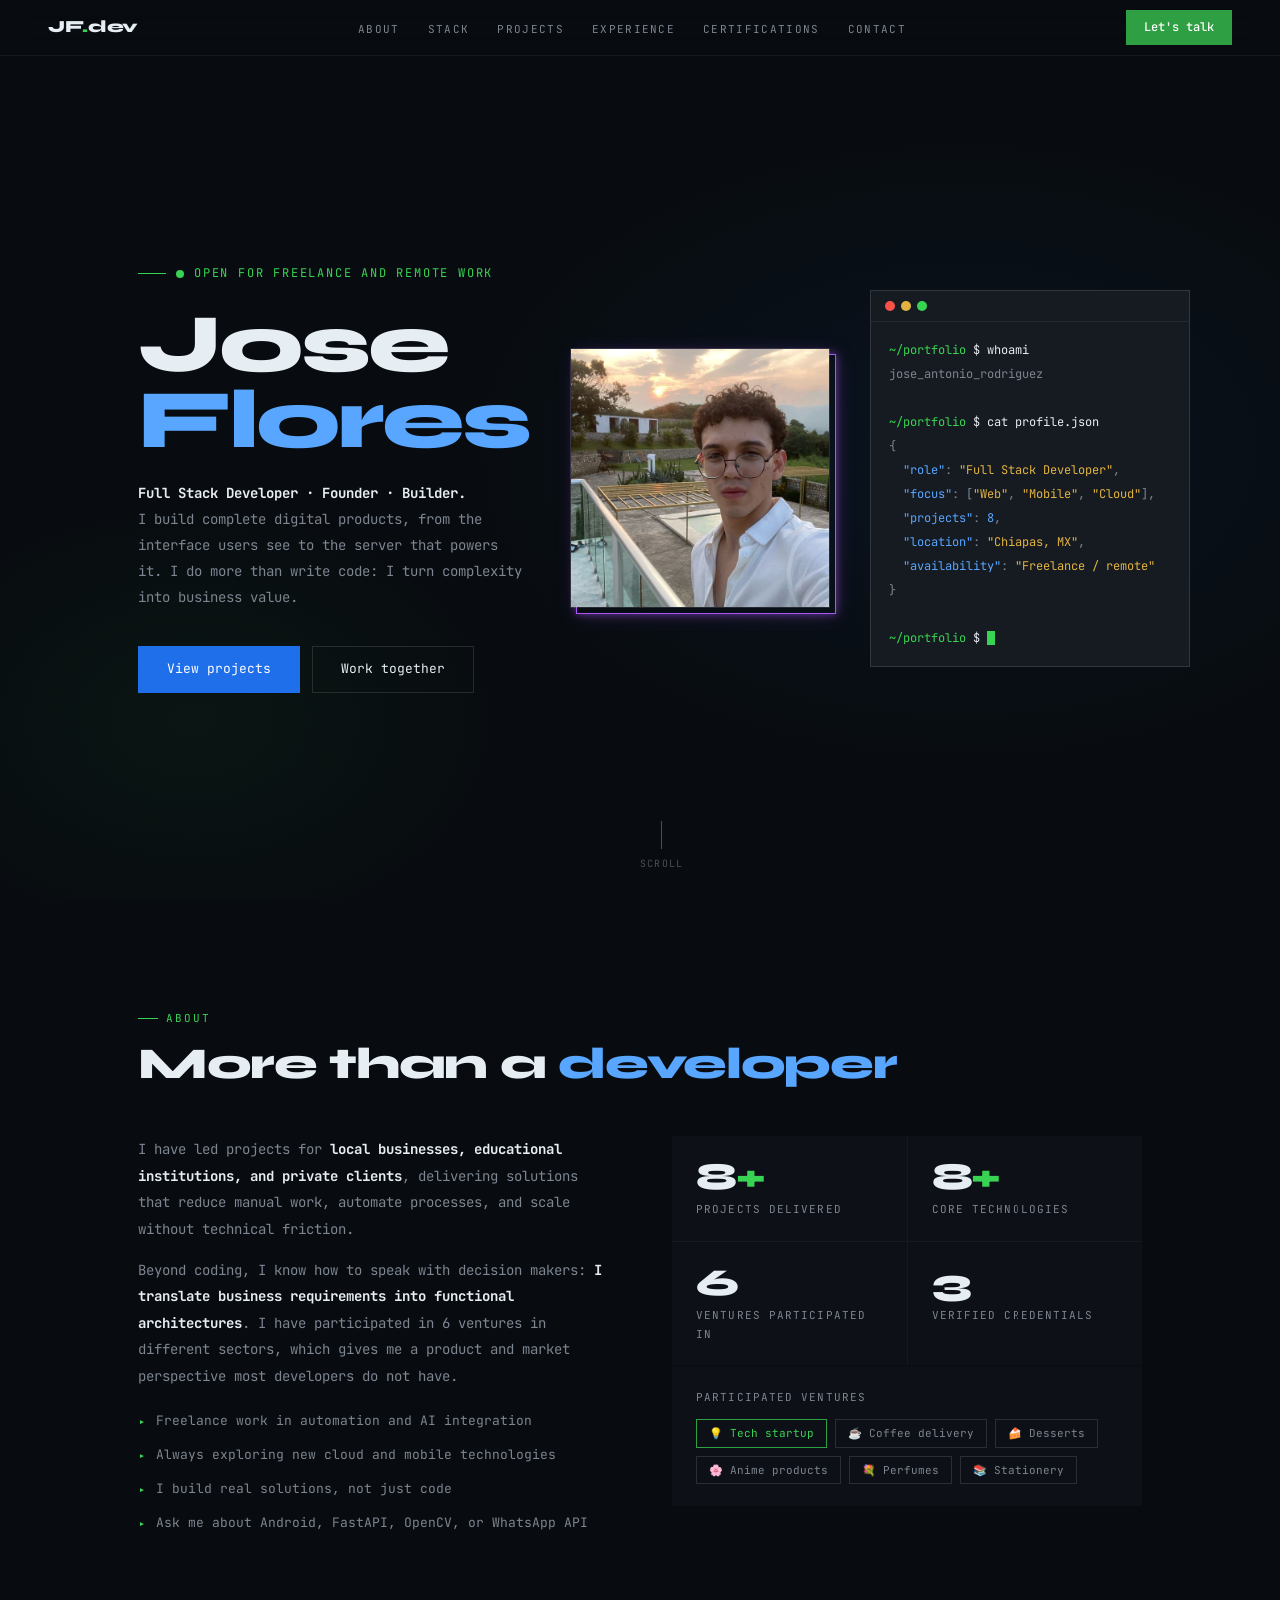
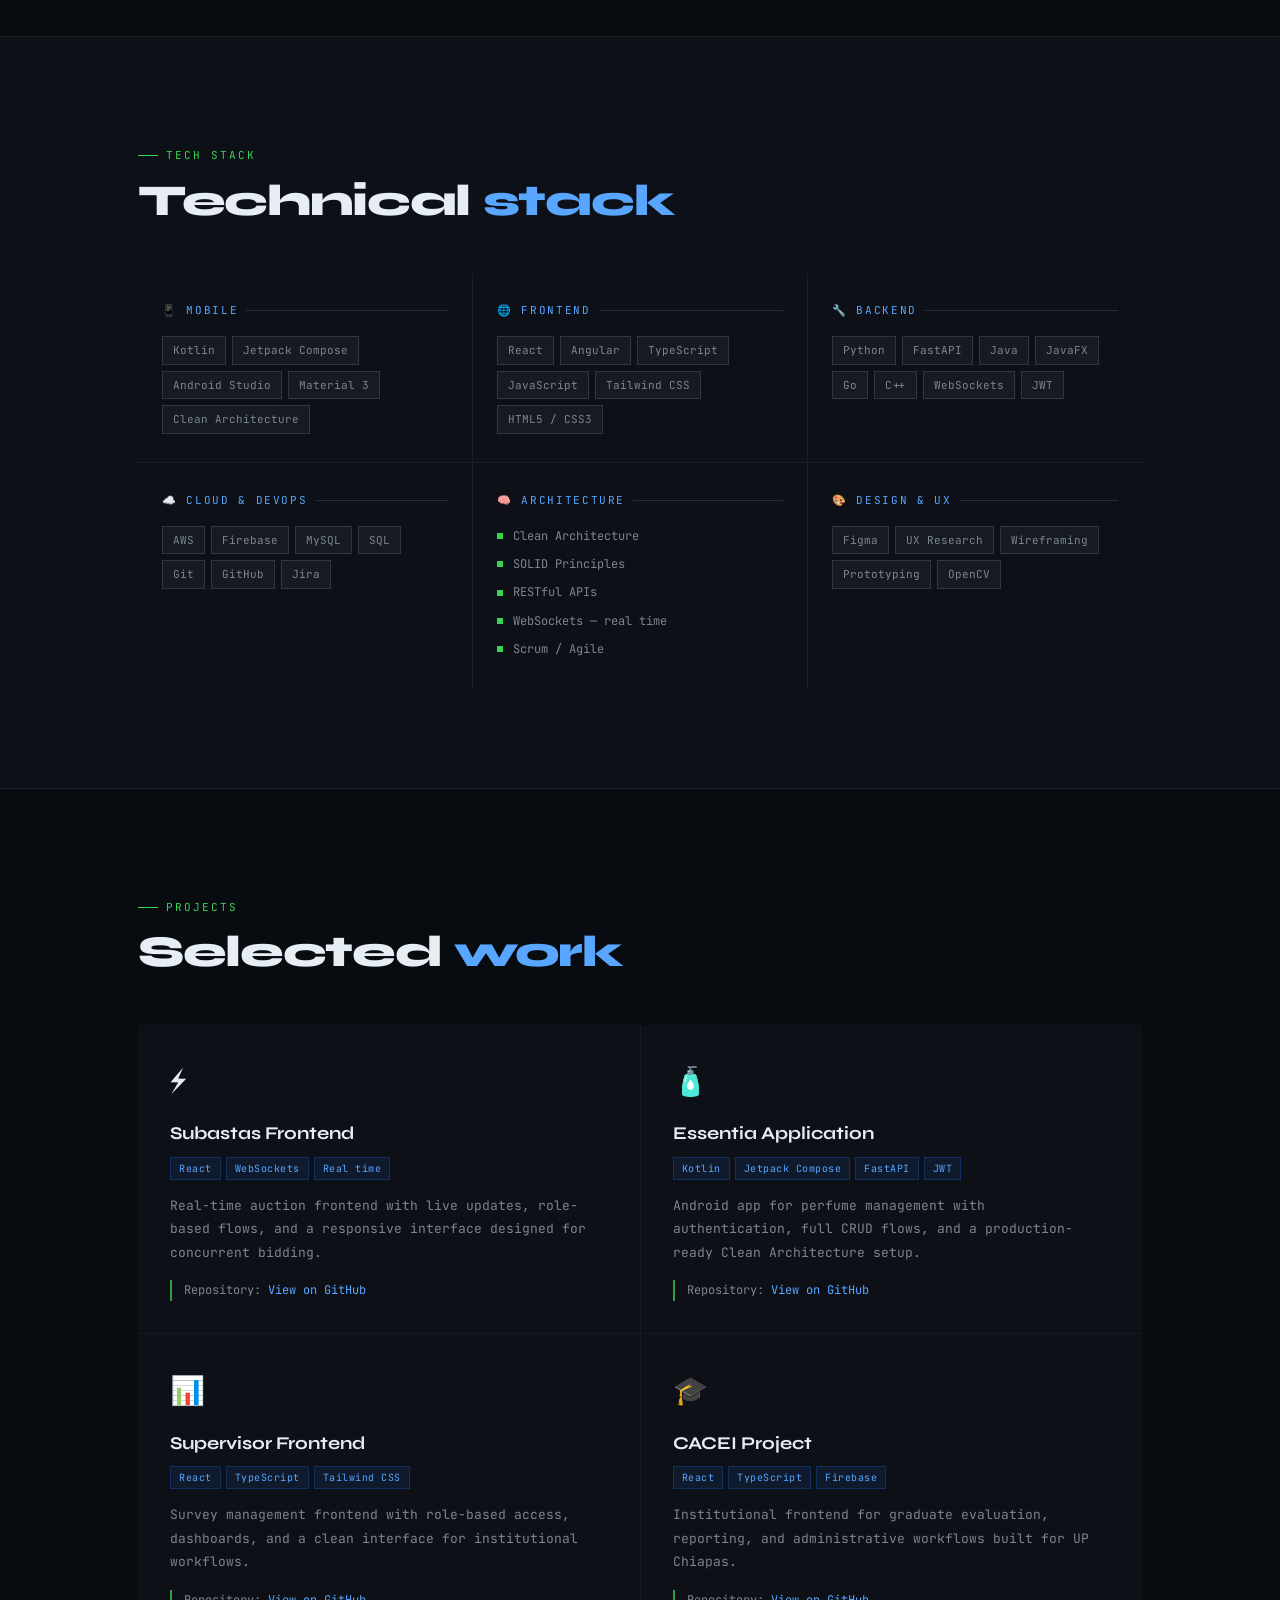
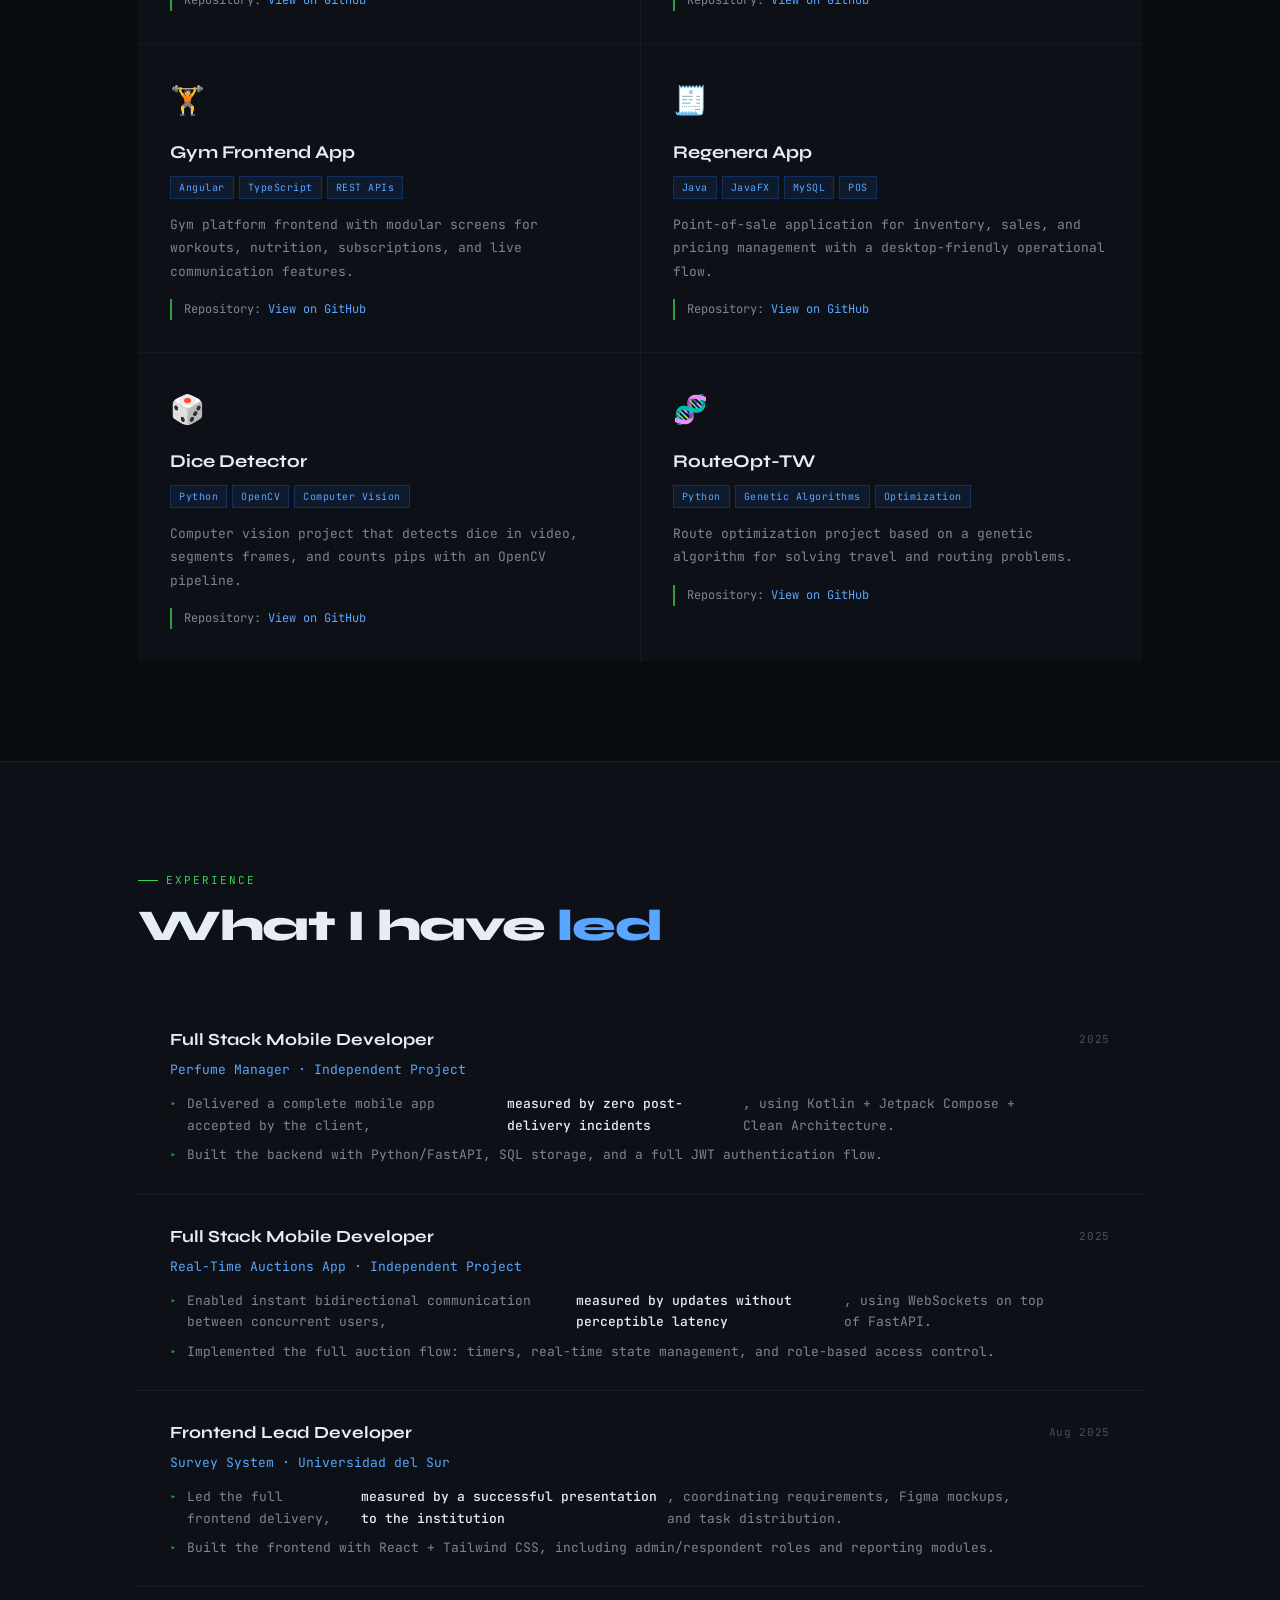
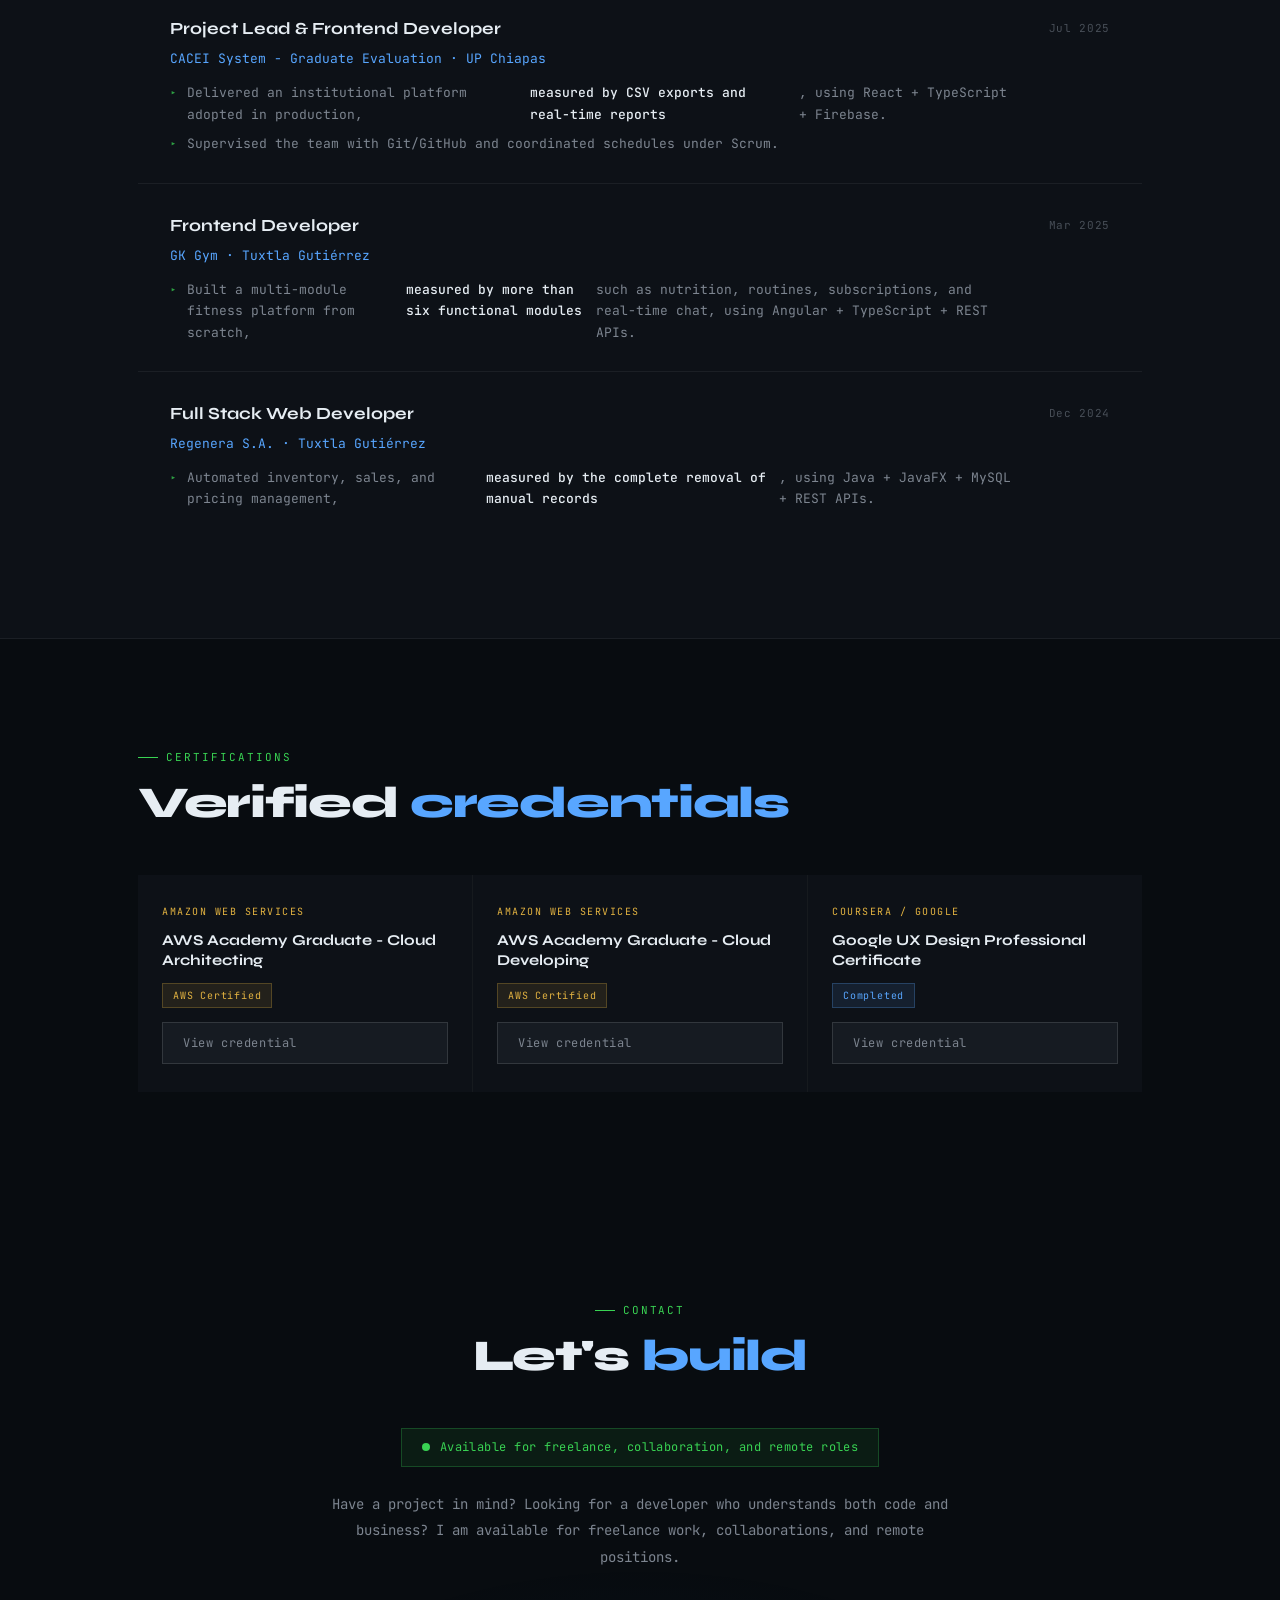
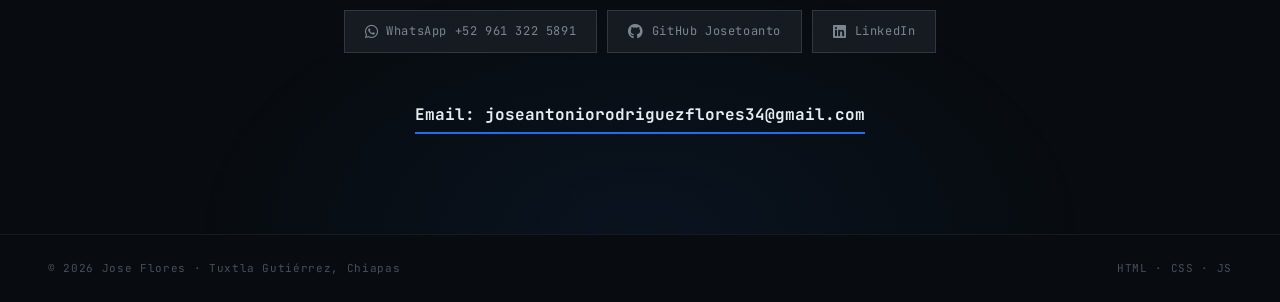
<file: index.html>
<!DOCTYPE html>
<html lang="en">
<head>
  <meta charset="UTF-8">
  <meta name="viewport" content="width=device-width, initial-scale=1.0">
  <title>Jose Flores — Full Stack Developer</title>
  <link href="https://fonts.googleapis.com/css2?family=JetBrains+Mono:ital,wght@0,300;0,400;0,500;0,700;1,300&family=Syne:wght@400;600;700;800&display=swap" rel="stylesheet">
  <link href="https://cdnjs.cloudflare.com/ajax/libs/font-awesome/6.5.0/css/all.min.css" rel="stylesheet">
  <link rel="stylesheet" href="css/base.css">
  <link rel="stylesheet" href="css/animations.css">
  <link rel="stylesheet" href="css/nav.css">
  <link rel="stylesheet" href="css/hero.css">
  <link rel="stylesheet" href="css/about.css">
  <link rel="stylesheet" href="css/stack.css">
  <link rel="stylesheet" href="css/projects.css">
  <link rel="stylesheet" href="css/experience.css">
  <link rel="stylesheet" href="css/certifications.css">
  <link rel="stylesheet" href="css/contact.css">
  <link rel="stylesheet" href="css/responsive.css">
</head>
<body>

<!-- NAV -->
<nav>
  <a href="#hero" class="logo">JF<span>.</span>dev</a>
  <ul class="nav-links">
    <li><a href="#about">About</a></li>
    <li><a href="#stack">Stack</a></li>
    <li><a href="#projects">Projects</a></li>
    <li><a href="#experience">Experience</a></li>
    <li><a href="#certifications">Certifications</a></li>
    <li><a href="#contact">Contact</a></li>
  </ul>
  <a href="mailto:joseantoniorodriguezflores34@gmail.com" class="nav-btn">Let's talk</a>
</nav>

<!-- HERO -->
<section id="hero">
  <div class="wrap">
    <div class="hero-grid">

      <div class="hero-text">
        <div class="hero-eye"><span class="pulse-dot"></span> Open for freelance and remote work</div>
        <h1 class="hero-name">
          Jose<br>
          <span class="hl">Flores</span>
        </h1>
        <p class="hero-sub">
          <strong>Full Stack Developer · Founder · Builder.</strong><br>
          I build complete digital products, from the interface users see to the server that powers it. I do more than write code: I turn complexity into business value.
        </p>
        <div class="hero-btns">
          <a href="#projects" class="btn-pri">View projects</a>
          <a href="#contact" class="btn-sec">Work together</a>
        </div>
      </div>

      <div class="hero-photo">
        <img src="foto.jpg" alt="Jose Flores">
      </div>

      <div class="terminal">
        <div class="t-bar">
          <div class="dot r"></div>
          <div class="dot y"></div>
          <div class="dot g"></div>
        </div>
        <div class="t-body">
          <div><span class="tp">~/portfolio</span> <span class="tc">$ whoami</span></div>
          <div class="to">jose_antonio_rodriguez</div>
          <br>
          <div><span class="tp">~/portfolio</span> <span class="tc">$ cat profile.json</span></div>
          <div class="to">{</div>
          <div>&nbsp;&nbsp;<span class="tv">"role"</span><span class="to">: </span><span class="ts">"Full Stack Developer"</span><span class="to">,</span></div>
          <div>&nbsp;&nbsp;<span class="tv">"focus"</span><span class="to">: [</span><span class="ts">"Web"</span><span class="to">, </span><span class="ts">"Mobile"</span><span class="to">, </span><span class="ts">"Cloud"</span><span class="to">],</span></div>
          <div>&nbsp;&nbsp;<span class="tv">"projects"</span><span class="to">: </span><span class="tv">8</span><span class="to">,</span></div>
          <div>&nbsp;&nbsp;<span class="tv">"location"</span><span class="to">: </span><span class="ts">"Chiapas, MX"</span><span class="to">,</span></div>
          <div>&nbsp;&nbsp;<span class="tv">"availability"</span><span class="to">: </span><span class="ts">"Freelance / remote"</span></div>
          <div class="to">}</div>
          <br>
          <div><span class="tp">~/portfolio</span> <span class="tc">$ <span class="cursor"></span></span></div>
        </div>
      </div>

    </div>
  </div>
  <div class="hero-scroll"><div class="s-line"></div>scroll</div>
</section>

<!-- ABOUT -->
<section id="about">
  <div class="wrap">
    <div class="reveal">
      <div class="sec-label">About</div>
      <h2 class="sec-title">More than a <span>developer</span></h2>
    </div>
    <div class="about-grid">
      <div class="reveal">
        <p class="about-p">I have led projects for <strong>local businesses, educational institutions, and private clients</strong>, delivering solutions that reduce manual work, automate processes, and scale without technical friction.</p>
        <p class="about-p">Beyond coding, I know how to speak with decision makers: <strong>I translate business requirements into functional architectures</strong>. I have participated in 6 ventures in different sectors, which gives me a product and market perspective most developers do not have.</p>
        <ul class="about-bullets">
          <li>Freelance work in automation and AI integration</li>
          <li>Always exploring new cloud and mobile technologies</li>
          <li>I build real solutions, not just code</li>
          <li>Ask me about Android, FastAPI, OpenCV, or WhatsApp API</li>
        </ul>
      </div>
      <div class="reveal">
        <div class="stats-box">
          <div class="stat"><div class="stat-n">8<em>+</em></div><div class="stat-l">Projects delivered</div></div>
          <div class="stat"><div class="stat-n">8<em>+</em></div><div class="stat-l">Core technologies</div></div>
          <div class="stat"><div class="stat-n">6</div><div class="stat-l">Ventures participated in</div></div>
          <div class="stat"><div class="stat-n">3</div><div class="stat-l">Verified credentials</div></div>
        </div>
        <div class="ventures">
          <div class="v-lbl">Participated ventures</div>
          <div class="v-wrap">
            <span class="vtag on">💡 Tech startup</span>
            <span class="vtag">☕ Coffee delivery</span>
            <span class="vtag">🍰 Desserts</span>
            <span class="vtag">🌸 Anime products</span>
            <span class="vtag">💐 Perfumes</span>
            <span class="vtag">📚 Stationery</span>
          </div>
        </div>
      </div>
    </div>
  </div>
</section>

<!-- STACK -->
<section id="stack">
  <div class="wrap">
    <div class="reveal">
      <div class="sec-label">Tech stack</div>
      <h2 class="sec-title">Technical <span>stack</span></h2>
    </div>
    <div class="stack-grid reveal">
      <div class="scat">
        <div class="scat-t">📱 Mobile</div>
        <div class="tlist">
          <span class="tech">Kotlin</span><span class="tech">Jetpack Compose</span>
          <span class="tech">Android Studio</span><span class="tech">Material 3</span>
          <span class="tech">Clean Architecture</span>
        </div>
      </div>
      <div class="scat">
        <div class="scat-t">🌐 Frontend</div>
        <div class="tlist">
          <span class="tech">React</span><span class="tech">Angular</span>
          <span class="tech">TypeScript</span><span class="tech">JavaScript</span>
          <span class="tech">Tailwind CSS</span><span class="tech">HTML5 / CSS3</span>
        </div>
      </div>
      <div class="scat">
        <div class="scat-t">🔧 Backend</div>
        <div class="tlist">
          <span class="tech">Python</span><span class="tech">FastAPI</span>
          <span class="tech">Java</span><span class="tech">JavaFX</span>
          <span class="tech">Go</span><span class="tech">C++</span>
          <span class="tech">WebSockets</span><span class="tech">JWT</span>
        </div>
      </div>
      <div class="scat">
        <div class="scat-t">☁️ Cloud & DevOps</div>
        <div class="tlist">
          <span class="tech">AWS</span><span class="tech">Firebase</span>
          <span class="tech">MySQL</span><span class="tech">SQL</span>
          <span class="tech">Git</span><span class="tech">GitHub</span><span class="tech">Jira</span>
        </div>
      </div>
      <div class="scat">
        <div class="scat-t">🧠 Architecture</div>
        <div class="alist">
          <div class="aitem">Clean Architecture</div>
          <div class="aitem">SOLID Principles</div>
          <div class="aitem">RESTful APIs</div>
          <div class="aitem">WebSockets — real time</div>
          <div class="aitem">Scrum / Agile</div>
        </div>
      </div>
      <div class="scat">
        <div class="scat-t">🎨 Design & UX</div>
        <div class="tlist">
          <span class="tech">Figma</span><span class="tech">UX Research</span>
          <span class="tech">Wireframing</span><span class="tech">Prototyping</span>
          <span class="tech">OpenCV</span>
        </div>
      </div>
    </div>
  </div>
</section>

<!-- PROJECTS -->
<section id="projects">
  <div class="wrap">
    <div class="reveal">
      <div class="sec-label">Projects</div>
      <h2 class="sec-title">Selected <span>work</span></h2>
    </div>
    <div class="proj-grid">

      <div class="pcard reveal">
        <div class="p-icon">⚡</div>
        <div class="p-title">Subastas Frontend</div>
        <div class="p-tags">
          <span class="ptag">React</span><span class="ptag">WebSockets</span><span class="ptag">Real time</span>
        </div>
        <p class="p-desc">Real-time auction frontend with live updates, role-based flows, and a responsive interface designed for concurrent bidding.</p>
        <div class="p-xyz">Repository: <a href="https://github.com/Josetoanto/SubastasFrontend" target="_blank" rel="noreferrer" class="p-link">View on GitHub</a></div>
      </div>

      <div class="pcard reveal">
        <div class="p-icon">🧴</div>
        <div class="p-title">Essentia Application</div>
        <div class="p-tags">
          <span class="ptag">Kotlin</span><span class="ptag">Jetpack Compose</span><span class="ptag">FastAPI</span><span class="ptag">JWT</span>
        </div>
        <p class="p-desc">Android app for perfume management with authentication, full CRUD flows, and a production-ready Clean Architecture setup.</p>
        <div class="p-xyz">Repository: <a href="https://github.com/Josetoanto/EssentiaAplication" target="_blank" rel="noreferrer" class="p-link">View on GitHub</a></div>
      </div>

      <div class="pcard reveal">
        <div class="p-icon">📊</div>
        <div class="p-title">Supervisor Frontend</div>
        <div class="p-tags">
          <span class="ptag">React</span><span class="ptag">TypeScript</span><span class="ptag">Tailwind CSS</span>
        </div>
        <p class="p-desc">Survey management frontend with role-based access, dashboards, and a clean interface for institutional workflows.</p>
        <div class="p-xyz">Repository: <a href="https://github.com/UlisesG13/IGSI-encuestas" target="_blank" rel="noreferrer" class="p-link">View on GitHub</a></div>
      </div>

      <div class="pcard reveal">
        <div class="p-icon">🎓</div>
        <div class="p-title">CACEI Project</div>
        <div class="p-tags">
          <span class="ptag">React</span><span class="ptag">TypeScript</span><span class="ptag">Firebase</span>
        </div>
        <p class="p-desc">Institutional frontend for graduate evaluation, reporting, and administrative workflows built for UP Chiapas.</p>
        <div class="p-xyz">Repository: <a href="https://github.com/Josetoanto/FrontendCACEI" target="_blank" rel="noreferrer" class="p-link">View on GitHub</a></div>
      </div>

      <div class="pcard reveal">
        <div class="p-icon">🏋️</div>
        <div class="p-title">Gym Frontend App</div>
        <div class="p-tags">
          <span class="ptag">Angular</span><span class="ptag">TypeScript</span><span class="ptag">REST APIs</span>
        </div>
        <p class="p-desc">Gym platform frontend with modular screens for workouts, nutrition, subscriptions, and live communication features.</p>
        <div class="p-xyz">Repository: <a href="https://github.com/Josetoanto/InfernoGymFrontend" target="_blank" rel="noreferrer" class="p-link">View on GitHub</a></div>
      </div>

      <div class="pcard reveal">
        <div class="p-icon">🧾</div>
        <div class="p-title">Regenera App</div>
        <div class="p-tags">
          <span class="ptag">Java</span><span class="ptag">JavaFX</span><span class="ptag">MySQL</span><span class="ptag">POS</span>
        </div>
        <p class="p-desc">Point-of-sale application for inventory, sales, and pricing management with a desktop-friendly operational flow.</p>
        <div class="p-xyz">Repository: <a href="https://github.com/Josetoanto/RegeneraFX" target="_blank" rel="noreferrer" class="p-link">View on GitHub</a></div>
      </div>

      <div class="pcard reveal">
        <div class="p-icon">🎲</div>
        <div class="p-title">Dice Detector</div>
        <div class="p-tags">
          <span class="ptag">Python</span><span class="ptag">OpenCV</span><span class="ptag">Computer Vision</span>
        </div>
        <p class="p-desc">Computer vision project that detects dice in video, segments frames, and counts pips with an OpenCV pipeline.</p>
        <div class="p-xyz">Repository: <a href="https://github.com/Josetoanto/DiceDetector" target="_blank" rel="noreferrer" class="p-link">View on GitHub</a></div>
      </div>

      <div class="pcard reveal">
        <div class="p-icon">🧬</div>
        <div class="p-title">RouteOpt-TW</div>
        <div class="p-tags">
          <span class="ptag">Python</span><span class="ptag">Genetic Algorithms</span><span class="ptag">Optimization</span>
        </div>
        <p class="p-desc">Route optimization project based on a genetic algorithm for solving travel and routing problems.</p>
        <div class="p-xyz">Repository: <a href="https://github.com/Josetoanto/ROUTEOPT-TW" target="_blank" rel="noreferrer" class="p-link">View on GitHub</a></div>
      </div>

    </div>
  </div>
</section>

<!-- EXPERIENCE -->
<section id="experience">
  <div class="wrap">
    <div class="reveal">
      <div class="sec-label">Experience</div>
      <h2 class="sec-title">What I have <span>led</span></h2>
    </div>
    <div class="exp-list reveal">

      <div class="eitem">
        <div>
          <div class="e-role">Full Stack Mobile Developer</div>
          <div class="e-co">Perfume Manager · Independent Project</div>
          <ul class="e-buls">
            <li>Delivered a complete mobile app accepted by the client, <strong>measured by zero post-delivery incidents</strong>, using Kotlin + Jetpack Compose + Clean Architecture.</li>
            <li>Built the backend with Python/FastAPI, SQL storage, and a full JWT authentication flow.</li>
          </ul>
        </div>
        <div class="e-date">2025</div>
      </div>

      <div class="eitem">
        <div>
          <div class="e-role">Full Stack Mobile Developer</div>
          <div class="e-co">Real-Time Auctions App · Independent Project</div>
          <ul class="e-buls">
            <li>Enabled instant bidirectional communication between concurrent users, <strong>measured by updates without perceptible latency</strong>, using WebSockets on top of FastAPI.</li>
            <li>Implemented the full auction flow: timers, real-time state management, and role-based access control.</li>
          </ul>
        </div>
        <div class="e-date">2025</div>
      </div>

      <div class="eitem">
        <div>
          <div class="e-role">Frontend Lead Developer</div>
          <div class="e-co">Survey System · Universidad del Sur</div>
          <ul class="e-buls">
            <li>Led the full frontend delivery, <strong>measured by a successful presentation to the institution</strong>, coordinating requirements, Figma mockups, and task distribution.</li>
            <li>Built the frontend with React + Tailwind CSS, including admin/respondent roles and reporting modules.</li>
          </ul>
        </div>
        <div class="e-date">Aug 2025</div>
      </div>

      <div class="eitem">
        <div>
          <div class="e-role">Project Lead & Frontend Developer</div>
          <div class="e-co">CACEI System - Graduate Evaluation · UP Chiapas</div>
          <ul class="e-buls">
            <li>Delivered an institutional platform adopted in production, <strong>measured by CSV exports and real-time reports</strong>, using React + TypeScript + Firebase.</li>
            <li>Supervised the team with Git/GitHub and coordinated schedules under Scrum.</li>
          </ul>
        </div>
        <div class="e-date">Jul 2025</div>
      </div>

      <div class="eitem">
        <div>
          <div class="e-role">Frontend Developer</div>
          <div class="e-co">GK Gym · Tuxtla Gutiérrez</div>
          <ul class="e-buls">
            <li>Built a multi-module fitness platform from scratch, <strong>measured by more than six functional modules</strong> such as nutrition, routines, subscriptions, and real-time chat, using Angular + TypeScript + REST APIs.</li>
          </ul>
        </div>
        <div class="e-date">Mar 2025</div>
      </div>

      <div class="eitem">
        <div>
          <div class="e-role">Full Stack Web Developer</div>
          <div class="e-co">Regenera S.A. · Tuxtla Gutiérrez</div>
          <ul class="e-buls">
            <li>Automated inventory, sales, and pricing management, <strong>measured by the complete removal of manual records</strong>, using Java + JavaFX + MySQL + REST APIs.</li>
          </ul>
        </div>
        <div class="e-date">Dec 2024</div>
      </div>

    </div>
  </div>
</section>

<!-- CERTIFICATIONS -->
<section id="certifications">
  <div class="wrap">
    <div class="reveal">
      <div class="sec-label">Certifications</div>
      <h2 class="sec-title">Verified <span>credentials</span></h2>
    </div>
    <div class="cert-grid reveal">

      <div class="ccard">
        <div class="c-iss">Amazon Web Services</div>
        <div class="c-name">AWS Academy Graduate - Cloud Architecting</div>
        <span class="c-badge">AWS Certified</span>
        <a href="https://www.credly.com/badges/37ee1a33-56c1-4a1b-8cce-ec5a7d02feca/linked_in_profile" target="_blank" rel="noreferrer" class="c-link c-link-cert">View credential</a>
      </div>

      <div class="ccard">
        <div class="c-iss">Amazon Web Services</div>
        <div class="c-name">AWS Academy Graduate - Cloud Developing</div>
        <span class="c-badge">AWS Certified</span>
        <a href="https://www.credly.com/badges/60841b64-d0d5-44fa-b911-bd5f918dd7fa/linked_in_profile" target="_blank" rel="noreferrer" class="c-link c-link-cert">View credential</a>
      </div>

      <div class="ccard">
        <div class="c-iss">Coursera / Google</div>
        <div class="c-name">Google UX Design Professional Certificate</div>
        <span class="c-badge blue">Completed</span>
        <a href="https://www.coursera.org/account/accomplishments/specialization/MBNJ97ZYKF8T" target="_blank" rel="noreferrer" class="c-link c-link-cert">View credential</a>
      </div>

    </div>
  </div>
</section>

<!-- CONTACT -->
<section id="contact">
  <div class="wrap">
    <div class="contact-inner reveal">
      <div class="sec-label">Contact</div>
      <h2 class="sec-title">Let's <span>build</span></h2>
      <div class="c-availability">
        <span class="pulse-dot"></span>
        <span>Available for freelance, collaboration, and remote roles</span>
      </div>
      <p class="c-desc">Have a project in mind? Looking for a developer who understands both code and business? I am available for freelance work, collaborations, and remote positions.</p>
      <div class="c-links">
        <a href="https://wa.me/529613225891" target="_blank" rel="noreferrer" class="c-link"><i class="fa-brands fa-whatsapp"></i> WhatsApp +52 961 322 5891</a>
        <a href="https://github.com/Josetoanto" target="_blank" rel="noreferrer" class="c-link"><i class="fa-brands fa-github"></i> GitHub Josetoanto</a>
        <a href="https://www.linkedin.com/in/jose-antonio-rodriguez-flores-9381a12a1" target="_blank" rel="noreferrer" class="c-link"><i class="fa-brands fa-linkedin"></i> LinkedIn</a>
      </div>
    </div>
    <a href="mailto:joseantoniorodriguezflores34@gmail.com" class="c-email">Email: joseantoniorodriguezflores34@gmail.com</a>
  </div>
</section>

<!-- FOOTER -->
<footer>
  <span>© 2026 Jose Flores · Tuxtla Gutiérrez, Chiapas</span>
  <span>HTML · CSS · JS</span>
</footer>

<script src="js/main.js"></script>
</body>
</html>
</file>
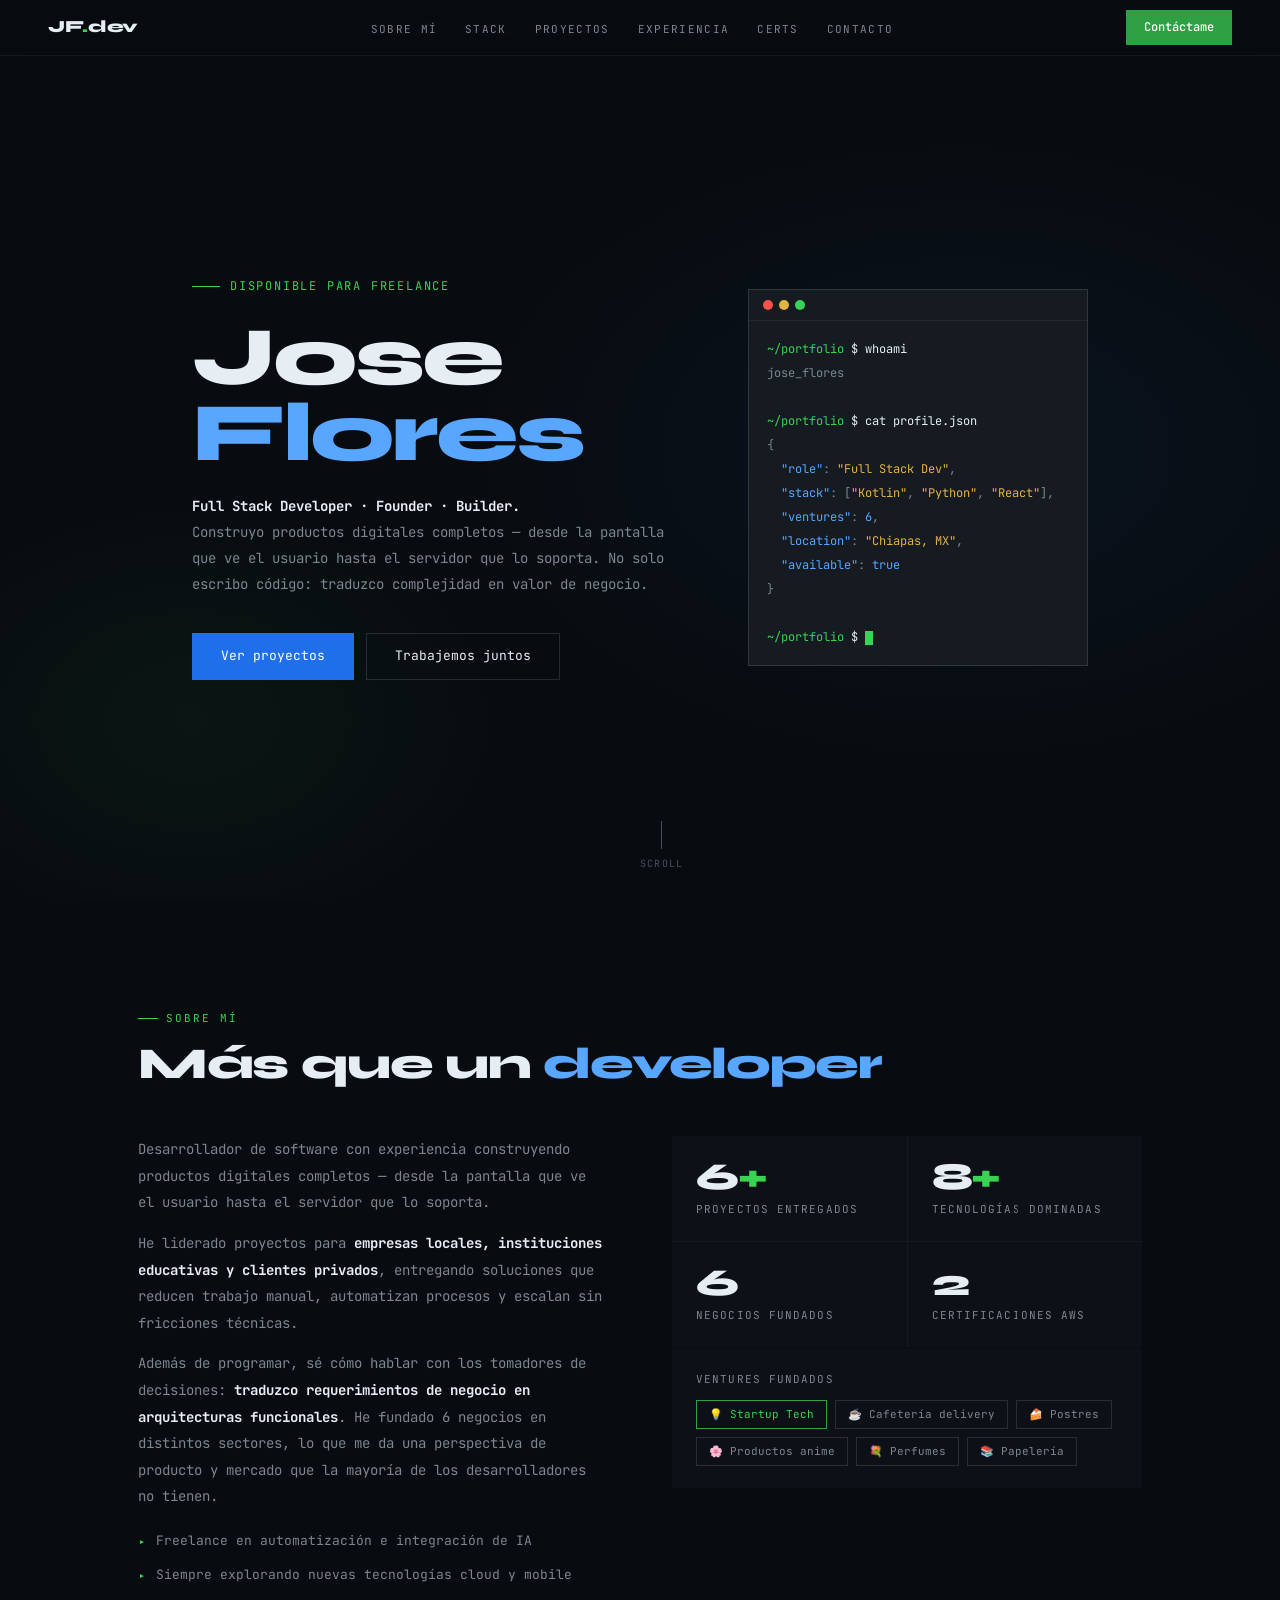
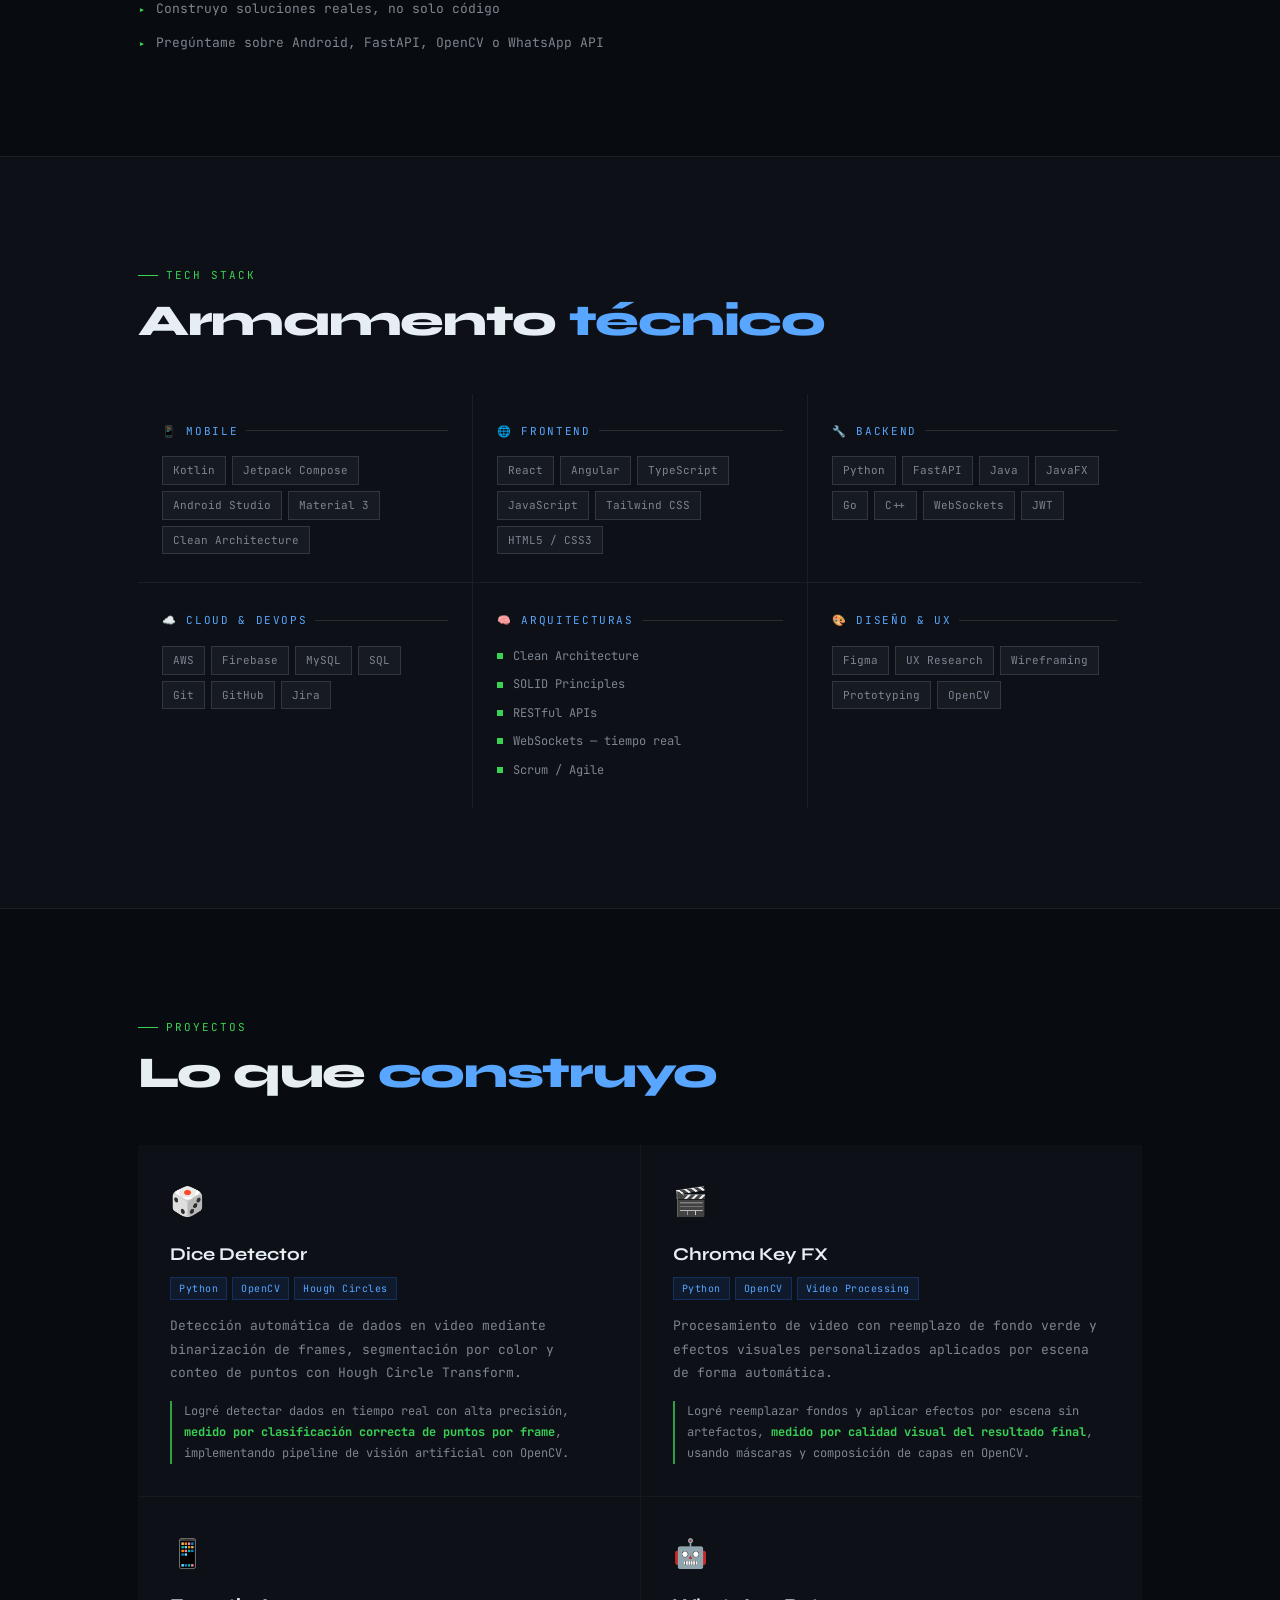
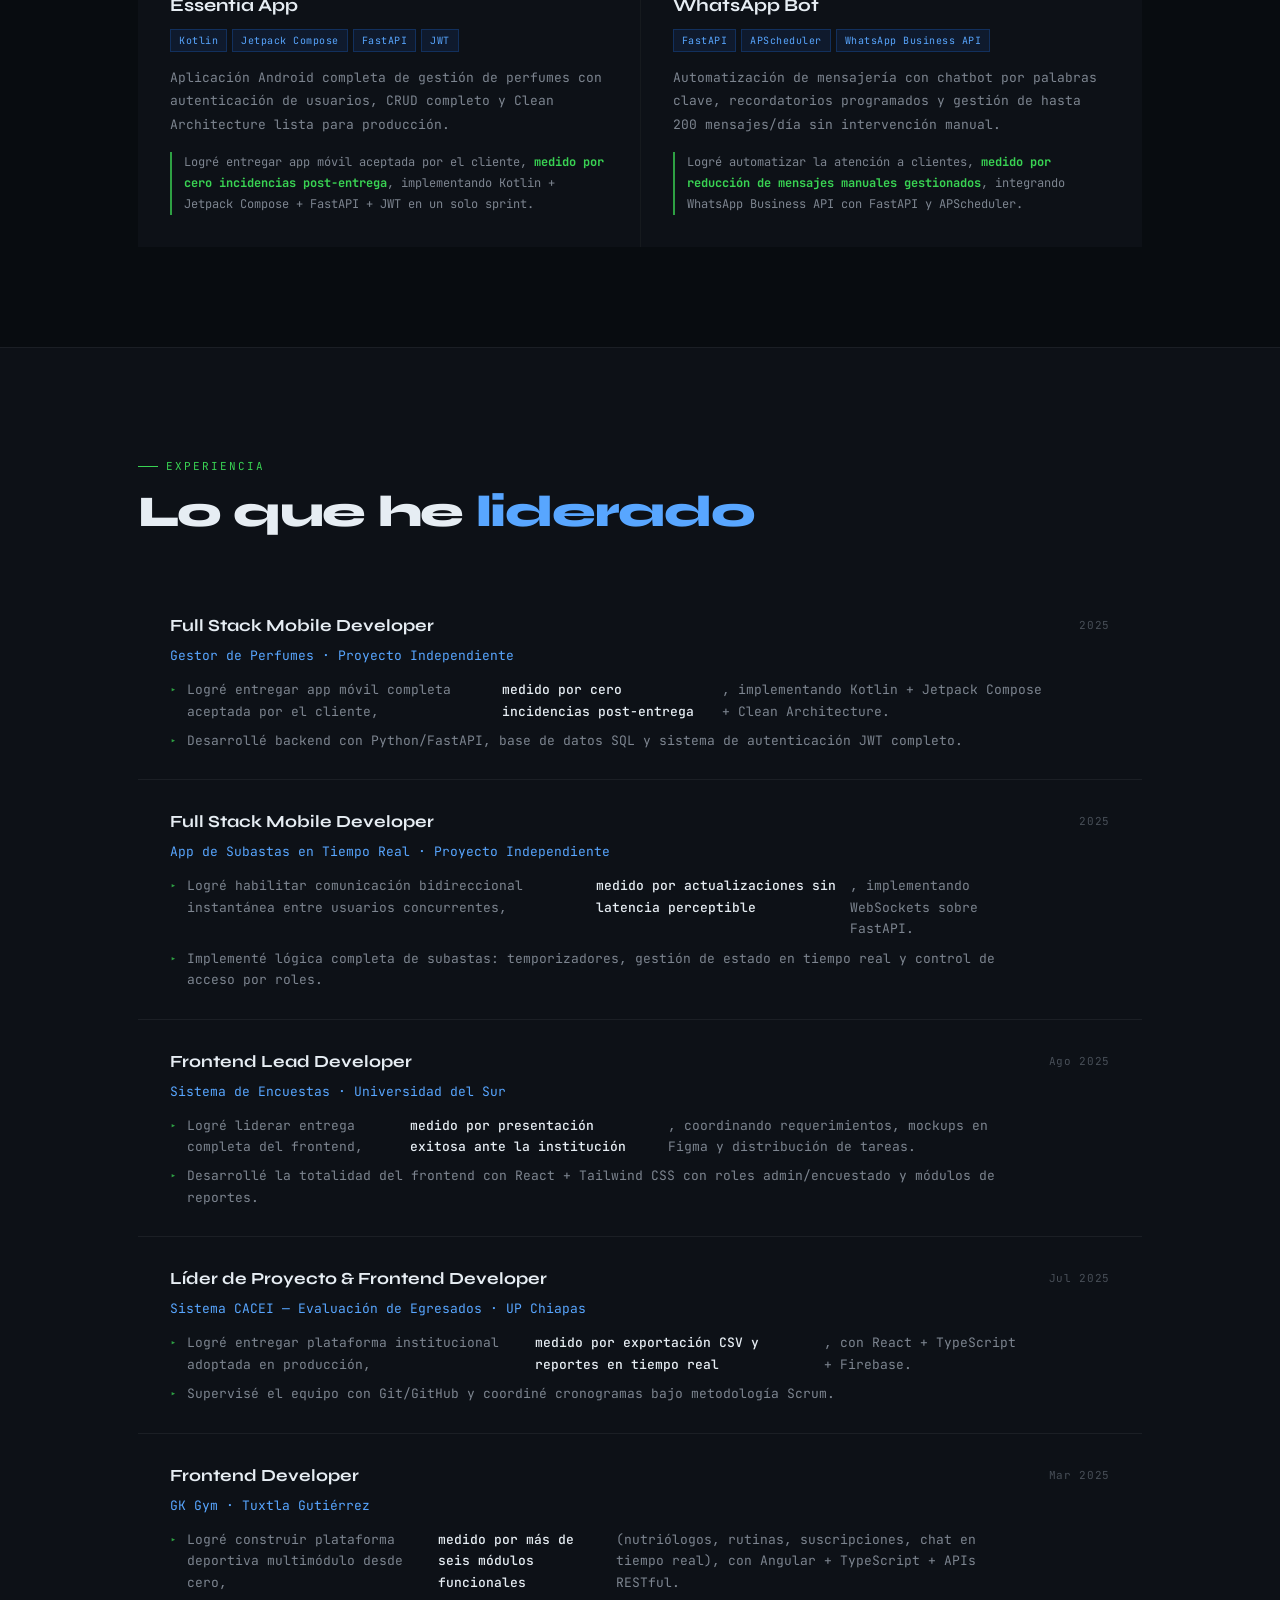
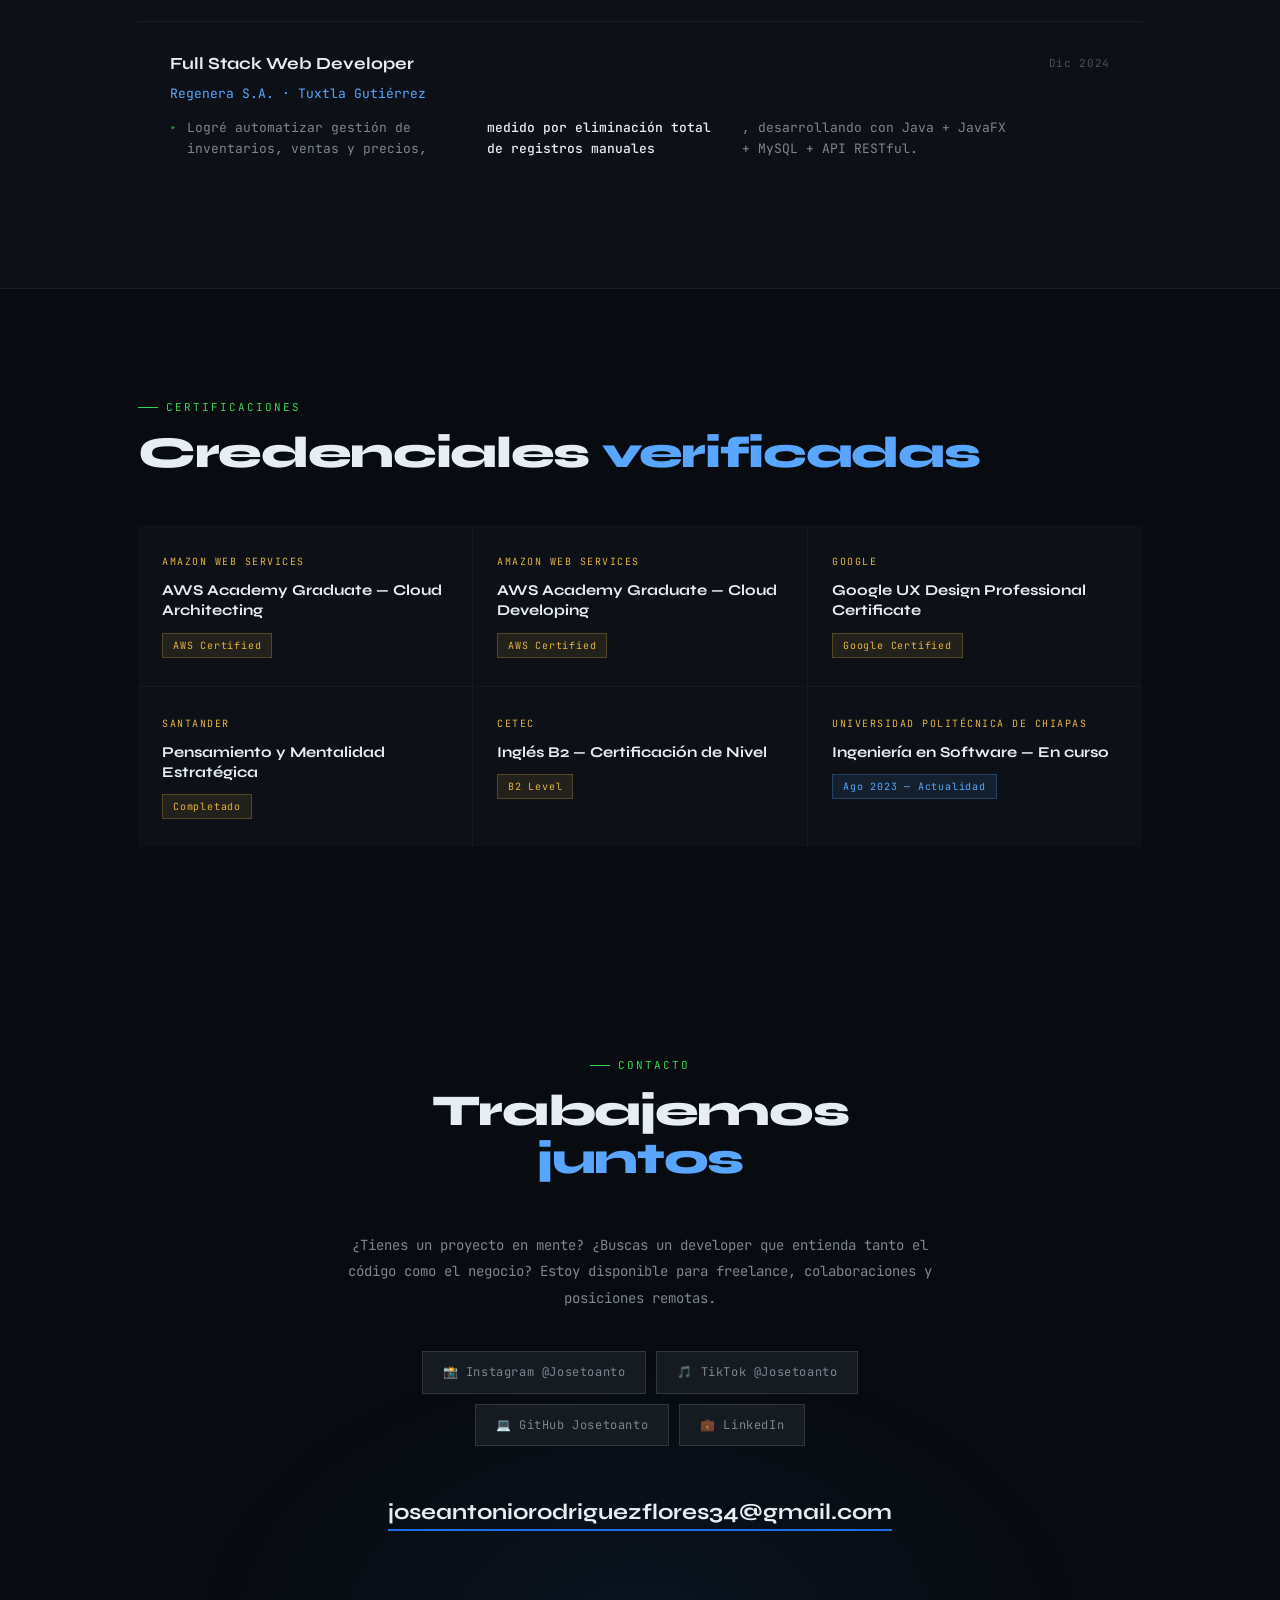
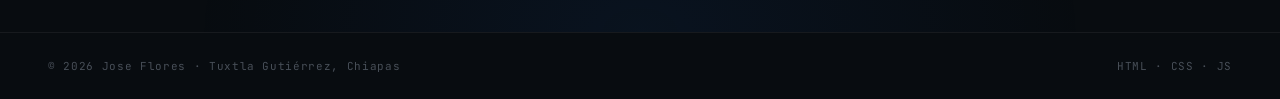
<file: Portafolio/index.html>
<!DOCTYPE html>
<html lang="es">
<head>
<meta charset="UTF-8">
<meta name="viewport" content="width=device-width, initial-scale=1.0">
<title>Jose Flores — Full Stack Developer</title>
<link href="https://fonts.googleapis.com/css2?family=JetBrains+Mono:ital,wght@0,300;0,400;0,500;0,700;1,300&family=Syne:wght@400;600;700;800&display=swap" rel="stylesheet">
<style>
*, *::before, *::after { box-sizing: border-box; margin: 0; padding: 0; }

:root {
  --bg:      #080c10;
  --bg2:     #0d1117;
  --bg3:     #161b22;
  --bg4:     #1c2128;
  --line:    rgba(255,255,255,0.06);
  --line2:   rgba(255,255,255,0.12);
  --text:    #e6edf3;
  --muted:   #7d8590;
  --muted2:  #484f58;
  --green:   #39d353;
  --green2:  #2ea043;
  --accent:  #58a6ff;
  --accent2: #1f6feb;
  --amber:   #e3b341;
  --mono:    'JetBrains Mono', monospace;
  --sans:    'Syne', sans-serif;
}

html { scroll-behavior: smooth; }

body {
  background: var(--bg);
  color: var(--text);
  font-family: var(--mono);
  line-height: 1.7;
  overflow-x: hidden;
}

::-webkit-scrollbar { width: 4px; }
::-webkit-scrollbar-track { background: var(--bg); }
::-webkit-scrollbar-thumb { background: var(--bg4); border-radius: 2px; }

/* ── NAV ── */
nav {
  position: fixed; top: 0; left: 0; right: 0; z-index: 100;
  height: 56px;
  display: flex; align-items: center; justify-content: space-between;
  padding: 0 48px;
  background: rgba(8,12,16,0.88);
  backdrop-filter: blur(14px);
  border-bottom: 1px solid var(--line);
}
.logo {
  font-family: var(--sans); font-weight: 800; font-size: 17px;
  color: var(--text); text-decoration: none; letter-spacing: -0.02em;
}
.logo span { color: var(--green); }
.nav-links { display: flex; gap: 28px; list-style: none; }
.nav-links a {
  font-size: 11px; letter-spacing: 0.12em; text-transform: uppercase;
  color: var(--muted); text-decoration: none; transition: color 0.2s;
}
.nav-links a:hover, .nav-links a.active { color: var(--text); }
.nav-btn {
  background: var(--green2); color: #fff; border: none;
  padding: 7px 18px; font-family: var(--mono); font-size: 12px;
  font-weight: 500; cursor: pointer; text-decoration: none;
  transition: background 0.2s;
}
.nav-btn:hover { background: var(--green); }

/* ── SHARED ── */
section { position: relative; z-index: 1; }
.wrap { max-width: 1100px; margin: 0 auto; padding: 0 48px; }

.sec-label {
  display: inline-flex; align-items: center; gap: 8px;
  font-size: 11px; letter-spacing: 0.18em; text-transform: uppercase;
  color: var(--green); margin-bottom: 12px;
}
.sec-label::before { content: ''; display: block; width: 20px; height: 1px; background: var(--green); }

.sec-title {
  font-family: var(--sans);
  font-size: clamp(28px, 3.5vw, 44px);
  font-weight: 800; letter-spacing: -0.03em; line-height: 1.1;
  margin-bottom: 48px;
}
.sec-title span { color: var(--accent); }

.reveal {
  opacity: 0; transform: translateY(22px);
  transition: opacity 0.6s ease, transform 0.6s ease;
}
.reveal.on { opacity: 1; transform: translateY(0); }

/* ── HERO ── */
#hero {
  min-height: 100vh; display: flex; align-items: center; padding-top: 56px;
  background:
    radial-gradient(ellipse 55% 50% at 75% 50%, rgba(31,111,235,0.07) 0%, transparent 70%),
    radial-gradient(ellipse 40% 40% at 15% 80%, rgba(57,211,83,0.05) 0%, transparent 60%);
}
.hero-grid {
  display: grid; grid-template-columns: 1fr 340px;
  gap: 56px; align-items: center; width: 100%;
}
.hero-eye {
  display: flex; align-items: center; gap: 10px;
  font-size: 12px; letter-spacing: 0.15em; text-transform: uppercase;
  color: var(--green); margin-bottom: 22px;
  opacity: 0; animation: up 0.5s ease 0.1s forwards;
}
.hero-eye::before { content: ''; width: 28px; height: 1px; background: var(--green); }

.hero-name {
  font-family: var(--sans);
  font-size: clamp(52px, 6.5vw, 88px);
  font-weight: 800; line-height: 0.92; letter-spacing: -0.035em;
  margin-bottom: 22px;
  opacity: 0; animation: up 0.5s ease 0.2s forwards;
}
.hero-name .hl { color: var(--accent); }

.hero-sub {
  font-size: 14px; color: var(--muted); line-height: 1.85;
  max-width: 500px; margin-bottom: 36px;
  opacity: 0; animation: up 0.5s ease 0.3s forwards;
}
.hero-sub strong { color: var(--text); }

.hero-btns {
  display: flex; gap: 12px; flex-wrap: wrap;
  opacity: 0; animation: up 0.5s ease 0.4s forwards;
}
.btn-pri {
  background: var(--accent2); color: #fff;
  padding: 11px 28px; font-family: var(--mono); font-size: 13px;
  text-decoration: none; border: 1px solid var(--accent2); transition: all 0.2s;
}
.btn-pri:hover { background: var(--accent); border-color: var(--accent); }
.btn-sec {
  background: transparent; color: var(--text);
  padding: 11px 28px; font-family: var(--mono); font-size: 13px;
  text-decoration: none; border: 1px solid var(--line2); transition: all 0.2s;
}
.btn-sec:hover { border-color: var(--muted); background: var(--bg3); }

/* terminal */
.terminal {
  background: var(--bg3); border: 1px solid var(--line2);
  opacity: 0; animation: up 0.5s ease 0.5s forwards;
}
.t-bar {
  display: flex; align-items: center; gap: 6px;
  padding: 10px 14px; border-bottom: 1px solid var(--line);
}
.dot { width: 10px; height: 10px; border-radius: 50%; }
.dot.r { background: #f85149; } .dot.y { background: #e3b341; } .dot.g { background: #39d353; }
.t-body { padding: 16px 18px; font-size: 12px; line-height: 2; }
.tp { color: var(--green); }
.tc { color: var(--text); }
.to { color: var(--muted); }
.tv { color: var(--accent); }
.ts { color: var(--amber); }
.cursor {
  display: inline-block; width: 8px; height: 14px;
  background: var(--green); vertical-align: middle;
  animation: blink 1s step-end infinite;
}

.hero-scroll {
  position: absolute; bottom: 28px; left: 50%; transform: translateX(-50%);
  display: flex; flex-direction: column; align-items: center; gap: 6px;
  font-size: 10px; letter-spacing: 0.12em; text-transform: uppercase;
  color: var(--muted2);
  opacity: 0; animation: up 0.4s ease 1.3s forwards;
}
.s-line { width: 1px; height: 28px; background: var(--muted2); animation: scroll 2s ease infinite; }

/* ── ABOUT ── */
#about { padding: 100px 0; }
.about-grid { display: grid; grid-template-columns: 1fr 1fr; gap: 64px; align-items: start; }
.about-p { font-size: 14px; line-height: 1.9; color: var(--muted); margin-bottom: 14px; }
.about-p strong { color: var(--text); }
.about-bullets { list-style: none; margin-top: 20px; display: flex; flex-direction: column; gap: 10px; }
.about-bullets li { display: flex; gap: 10px; font-size: 13px; color: var(--muted); }
.about-bullets li::before { content: '▸'; color: var(--green); flex-shrink: 0; margin-top: 2px; }

.stats-box { display: grid; grid-template-columns: 1fr 1fr; gap: 1px; background: var(--line); }
.stat { background: var(--bg2); padding: 22px 24px; }
.stat-n { font-family: var(--sans); font-size: 38px; font-weight: 800; line-height: 1; color: var(--text); letter-spacing: -0.03em; }
.stat-n em { color: var(--green); font-style: normal; }
.stat-l { font-size: 11px; letter-spacing: 0.1em; text-transform: uppercase; color: var(--muted); margin-top: 4px; }
.ventures { background: var(--bg2); padding: 22px 24px; grid-column: 1/-1; margin-top: 1px; }
.v-lbl { font-size: 11px; letter-spacing: 0.1em; text-transform: uppercase; color: var(--muted); margin-bottom: 12px; }
.v-wrap { display: flex; flex-wrap: wrap; gap: 8px; }
.vtag { border: 1px solid var(--line2); padding: 4px 12px; font-size: 11px; color: var(--muted); }
.vtag.on { border-color: var(--green2); color: var(--green); }

/* ── STACK ── */
#stack { padding: 100px 0; background: var(--bg2); border-top: 1px solid var(--line); border-bottom: 1px solid var(--line); }
.stack-grid { display: grid; grid-template-columns: repeat(3,1fr); gap: 1px; background: var(--line); }
.scat { background: var(--bg2); padding: 28px 24px; }
.scat-t {
  font-size: 11px; letter-spacing: 0.15em; text-transform: uppercase;
  color: var(--accent); margin-bottom: 16px;
  display: flex; align-items: center; gap: 8px;
}
.scat-t::after { content: ''; flex: 1; height: 1px; background: var(--line2); }
.tlist { display: flex; flex-wrap: wrap; gap: 6px; }
.tech {
  background: var(--bg3); border: 1px solid var(--line2);
  padding: 4px 10px; font-size: 11px; color: var(--muted);
  cursor: default; transition: all 0.2s;
}
.tech:hover { border-color: var(--accent2); color: var(--accent); background: rgba(31,111,235,0.08); }
.alist { display: flex; flex-direction: column; gap: 8px; }
.aitem { display: flex; align-items: center; gap: 10px; font-size: 12px; color: var(--muted); }
.aitem::before { content: ''; width: 6px; height: 6px; background: var(--green); flex-shrink: 0; }

/* ── PROJECTS ── */
#projects { padding: 100px 0; }
.proj-grid { display: grid; grid-template-columns: 1fr 1fr; gap: 1px; background: var(--line); }
.pcard {
  background: var(--bg2); padding: 32px;
  position: relative; overflow: hidden; transition: background 0.2s;
}
.pcard::before {
  content: ''; position: absolute; top: 0; left: 0; right: 0; height: 2px;
  background: var(--accent2); transform: scaleX(0); transform-origin: left; transition: transform 0.3s;
}
.pcard:hover { background: var(--bg3); }
.pcard:hover::before { transform: scaleX(1); }
.p-icon { font-size: 28px; margin-bottom: 14px; }
.p-title { font-family: var(--sans); font-size: 18px; font-weight: 700; color: var(--text); margin-bottom: 8px; }
.p-tags { display: flex; flex-wrap: wrap; gap: 5px; margin-bottom: 14px; }
.ptag {
  background: rgba(31,111,235,0.1); border: 1px solid rgba(31,111,235,0.25);
  padding: 2px 8px; font-size: 10px; color: var(--accent); letter-spacing: 0.05em;
}
.p-desc { font-size: 13px; color: var(--muted); line-height: 1.8; margin-bottom: 16px; }
.p-xyz {
  border-left: 2px solid var(--green2); padding-left: 12px;
  font-size: 12px; color: var(--muted); line-height: 1.75;
}
.p-xyz strong { color: var(--green); }

/* ── EXPERIENCE ── */
#experience { padding: 100px 0; background: var(--bg2); border-top: 1px solid var(--line); border-bottom: 1px solid var(--line); }
.exp-list { display: flex; flex-direction: column; gap: 1px; background: var(--line); }
.eitem {
  background: var(--bg2); padding: 28px 32px;
  display: grid; grid-template-columns: 1fr auto; gap: 32px; align-items: start;
  transition: background 0.2s;
}
.eitem:hover { background: var(--bg3); }
.e-role { font-family: var(--sans); font-size: 17px; font-weight: 700; color: var(--text); margin-bottom: 4px; }
.e-co { font-size: 13px; color: var(--accent); margin-bottom: 12px; }
.e-buls { list-style: none; display: flex; flex-direction: column; gap: 8px; }
.e-buls li { display: flex; gap: 10px; font-size: 13px; color: var(--muted); line-height: 1.65; }
.e-buls li::before { content: '▸'; color: var(--green2); flex-shrink: 0; margin-top: 2px; font-size: 11px; }
.e-buls li strong { color: var(--text); font-weight: 500; }
.e-date { font-size: 11px; color: var(--muted2); letter-spacing: 0.06em; padding-top: 4px; text-align: right; white-space: nowrap; }

/* ── CERTS ── */
#certifications { padding: 100px 0; }
.cert-grid { display: grid; grid-template-columns: repeat(3,1fr); gap: 1px; background: var(--line); }
.ccard { background: var(--bg2); padding: 28px 24px; transition: background 0.2s; }
.ccard:hover { background: var(--bg3); }
.c-iss { font-size: 10px; letter-spacing: 0.15em; text-transform: uppercase; color: var(--amber); margin-bottom: 10px; }
.c-name { font-family: var(--sans); font-size: 15px; font-weight: 700; color: var(--text); line-height: 1.35; }
.c-badge {
  display: inline-block; margin-top: 12px;
  background: rgba(227,179,65,0.1); border: 1px solid rgba(227,179,65,0.25);
  padding: 3px 10px; font-size: 10px; color: var(--amber); letter-spacing: 0.08em;
}
.c-badge.blue {
  background: rgba(88,166,255,0.1); border-color: rgba(88,166,255,0.25); color: var(--accent);
}

/* ── CONTACT ── */
#contact {
  padding: 100px 0;
  background: radial-gradient(ellipse 50% 60% at 50% 100%, rgba(31,111,235,0.07) 0%, transparent 70%);
}
.contact-inner { text-align: center; max-width: 620px; margin: 0 auto; }
.c-desc { font-size: 14px; color: var(--muted); line-height: 1.9; margin-bottom: 40px; }
.c-links { display: flex; justify-content: center; flex-wrap: wrap; gap: 10px; margin-bottom: 48px; }
.c-link {
  display: flex; align-items: center; gap: 8px;
  background: var(--bg3); border: 1px solid var(--line2);
  padding: 10px 20px; font-size: 12px; color: var(--muted);
  text-decoration: none; letter-spacing: 0.05em; transition: all 0.2s;
}
.c-link:hover { border-color: var(--accent2); color: var(--accent); background: rgba(31,111,235,0.06); }
.c-email {
  font-family: var(--sans); font-size: clamp(15px, 2vw, 22px);
  font-weight: 700; color: var(--text); text-decoration: none;
  border-bottom: 2px solid var(--accent2); padding-bottom: 4px;
  transition: color 0.2s, border-color 0.2s;
}
.c-email:hover { color: var(--accent); border-color: var(--accent); }

/* ── FOOTER ── */
footer {
  padding: 24px 48px; border-top: 1px solid var(--line);
  display: flex; align-items: center; justify-content: space-between;
  font-size: 11px; color: var(--muted2); letter-spacing: 0.06em;
}

/* ── ANIMATIONS ── */
@keyframes up { from { opacity: 0; transform: translateY(20px); } to { opacity: 1; transform: translateY(0); } }
@keyframes blink { 0%, 100% { opacity: 1; } 50% { opacity: 0; } }
@keyframes scroll {
  0%   { transform: scaleY(0); transform-origin: top; }
  49%  { transform: scaleY(1); transform-origin: top; }
  50%  { transform: scaleY(1); transform-origin: bottom; }
  100% { transform: scaleY(0); transform-origin: bottom; }
}

/* ── RESPONSIVE ── */
@media (max-width: 860px) {
  nav { padding: 0 20px; }
  .nav-links { display: none; }
  .wrap { padding: 0 20px; }
  .hero-grid { grid-template-columns: 1fr; }
  .terminal { width: 100%; }
  .about-grid { grid-template-columns: 1fr; }
  .stack-grid { grid-template-columns: 1fr 1fr; }
  .proj-grid { grid-template-columns: 1fr; }
  .cert-grid { grid-template-columns: 1fr 1fr; }
  .eitem { grid-template-columns: 1fr; }
  footer { flex-direction: column; gap: 8px; text-align: center; padding: 20px; }
}
@media (max-width: 520px) {
  .stack-grid { grid-template-columns: 1fr; }
  .cert-grid { grid-template-columns: 1fr; }
  .stats-box { grid-template-columns: 1fr 1fr; }
}
</style>
</head>
<body>

<!-- NAV -->
<nav>
  <a href="#hero" class="logo">JF<span>.</span>dev</a>
  <ul class="nav-links">
    <li><a href="#about">Sobre mí</a></li>
    <li><a href="#stack">Stack</a></li>
    <li><a href="#projects">Proyectos</a></li>
    <li><a href="#experience">Experiencia</a></li>
    <li><a href="#certifications">Certs</a></li>
    <li><a href="#contact">Contacto</a></li>
  </ul>
  <a href="mailto:joseantoniorodriguezflores34@gmail.com" class="nav-btn">Contáctame</a>
</nav>

<!-- HERO -->
<section id="hero">
  <div class="wrap">
    <div class="hero-grid">
      <div>
        <div class="hero-eye">Disponible para freelance</div>
        <h1 class="hero-name">
          Jose<br>
          <span class="hl">Flores</span>
        </h1>
        <p class="hero-sub">
          <strong>Full Stack Developer · Founder · Builder.</strong><br>
          Construyo productos digitales completos — desde la pantalla que ve el usuario hasta el servidor que lo soporta. No solo escribo código: traduzco complejidad en valor de negocio.
        </p>
        <div class="hero-btns">
          <a href="#projects" class="btn-pri">Ver proyectos</a>
          <a href="#contact" class="btn-sec">Trabajemos juntos</a>
        </div>
      </div>

      <div class="terminal">
        <div class="t-bar">
          <div class="dot r"></div>
          <div class="dot y"></div>
          <div class="dot g"></div>
        </div>
        <div class="t-body">
          <div><span class="tp">~/portfolio</span> <span class="tc">$ whoami</span></div>
          <div class="to">jose_flores</div>
          <br>
          <div><span class="tp">~/portfolio</span> <span class="tc">$ cat profile.json</span></div>
          <div class="to">{</div>
          <div>&nbsp;&nbsp;<span class="tv">"role"</span><span class="to">: </span><span class="ts">"Full Stack Dev"</span><span class="to">,</span></div>
          <div>&nbsp;&nbsp;<span class="tv">"stack"</span><span class="to">: [</span><span class="ts">"Kotlin"</span><span class="to">, </span><span class="ts">"Python"</span><span class="to">, </span><span class="ts">"React"</span><span class="to">],</span></div>
          <div>&nbsp;&nbsp;<span class="tv">"ventures"</span><span class="to">: </span><span class="tv">6</span><span class="to">,</span></div>
          <div>&nbsp;&nbsp;<span class="tv">"location"</span><span class="to">: </span><span class="ts">"Chiapas, MX"</span><span class="to">,</span></div>
          <div>&nbsp;&nbsp;<span class="tv">"available"</span><span class="to">: </span><span class="tv">true</span></div>
          <div class="to">}</div>
          <br>
          <div><span class="tp">~/portfolio</span> <span class="tc">$ <span class="cursor"></span></span></div>
        </div>
      </div>
    </div>
  </div>
  <div class="hero-scroll"><div class="s-line"></div>scroll</div>
</section>

<!-- ABOUT -->
<section id="about">
  <div class="wrap">
    <div class="reveal">
      <div class="sec-label">Sobre mí</div>
      <h2 class="sec-title">Más que un <span>developer</span></h2>
    </div>
    <div class="about-grid">
      <div class="reveal">
        <p class="about-p">Desarrollador de software con experiencia construyendo productos digitales completos — desde la pantalla que ve el usuario hasta el servidor que lo soporta.</p>
        <p class="about-p">He liderado proyectos para <strong>empresas locales, instituciones educativas y clientes privados</strong>, entregando soluciones que reducen trabajo manual, automatizan procesos y escalan sin fricciones técnicas.</p>
        <p class="about-p">Además de programar, sé cómo hablar con los tomadores de decisiones: <strong>traduzco requerimientos de negocio en arquitecturas funcionales</strong>. He fundado 6 negocios en distintos sectores, lo que me da una perspectiva de producto y mercado que la mayoría de los desarrolladores no tienen.</p>
        <ul class="about-bullets">
          <li>Freelance en automatización e integración de IA</li>
          <li>Siempre explorando nuevas tecnologías cloud y mobile</li>
          <li>Construyo soluciones reales, no solo código</li>
          <li>Pregúntame sobre Android, FastAPI, OpenCV o WhatsApp API</li>
        </ul>
      </div>
      <div class="reveal">
        <div class="stats-box">
          <div class="stat"><div class="stat-n">6<em>+</em></div><div class="stat-l">Proyectos entregados</div></div>
          <div class="stat"><div class="stat-n">8<em>+</em></div><div class="stat-l">Tecnologías dominadas</div></div>
          <div class="stat"><div class="stat-n">6</div><div class="stat-l">Negocios fundados</div></div>
          <div class="stat"><div class="stat-n">2</div><div class="stat-l">Certificaciones AWS</div></div>
        </div>
        <div class="ventures">
          <div class="v-lbl">Ventures fundados</div>
          <div class="v-wrap">
            <span class="vtag on">💡 Startup Tech</span>
            <span class="vtag">☕ Cafetería delivery</span>
            <span class="vtag">🍰 Postres</span>
            <span class="vtag">🌸 Productos anime</span>
            <span class="vtag">💐 Perfumes</span>
            <span class="vtag">📚 Papelería</span>
          </div>
        </div>
      </div>
    </div>
  </div>
</section>

<!-- STACK -->
<section id="stack">
  <div class="wrap">
    <div class="reveal">
      <div class="sec-label">Tech Stack</div>
      <h2 class="sec-title">Armamento <span>técnico</span></h2>
    </div>
    <div class="stack-grid reveal">
      <div class="scat">
        <div class="scat-t">📱 Mobile</div>
        <div class="tlist">
          <span class="tech">Kotlin</span><span class="tech">Jetpack Compose</span>
          <span class="tech">Android Studio</span><span class="tech">Material 3</span>
          <span class="tech">Clean Architecture</span>
        </div>
      </div>
      <div class="scat">
        <div class="scat-t">🌐 Frontend</div>
        <div class="tlist">
          <span class="tech">React</span><span class="tech">Angular</span>
          <span class="tech">TypeScript</span><span class="tech">JavaScript</span>
          <span class="tech">Tailwind CSS</span><span class="tech">HTML5 / CSS3</span>
        </div>
      </div>
      <div class="scat">
        <div class="scat-t">🔧 Backend</div>
        <div class="tlist">
          <span class="tech">Python</span><span class="tech">FastAPI</span>
          <span class="tech">Java</span><span class="tech">JavaFX</span>
          <span class="tech">Go</span><span class="tech">C++</span>
          <span class="tech">WebSockets</span><span class="tech">JWT</span>
        </div>
      </div>
      <div class="scat">
        <div class="scat-t">☁️ Cloud & DevOps</div>
        <div class="tlist">
          <span class="tech">AWS</span><span class="tech">Firebase</span>
          <span class="tech">MySQL</span><span class="tech">SQL</span>
          <span class="tech">Git</span><span class="tech">GitHub</span><span class="tech">Jira</span>
        </div>
      </div>
      <div class="scat">
        <div class="scat-t">🧠 Arquitecturas</div>
        <div class="alist">
          <div class="aitem">Clean Architecture</div>
          <div class="aitem">SOLID Principles</div>
          <div class="aitem">RESTful APIs</div>
          <div class="aitem">WebSockets — tiempo real</div>
          <div class="aitem">Scrum / Agile</div>
        </div>
      </div>
      <div class="scat">
        <div class="scat-t">🎨 Diseño & UX</div>
        <div class="tlist">
          <span class="tech">Figma</span><span class="tech">UX Research</span>
          <span class="tech">Wireframing</span><span class="tech">Prototyping</span>
          <span class="tech">OpenCV</span>
        </div>
      </div>
    </div>
  </div>
</section>

<!-- PROJECTS -->
<section id="projects">
  <div class="wrap">
    <div class="reveal">
      <div class="sec-label">Proyectos</div>
      <h2 class="sec-title">Lo que <span>construyo</span></h2>
    </div>
    <div class="proj-grid">

      <div class="pcard reveal">
        <div class="p-icon">🎲</div>
        <div class="p-title">Dice Detector</div>
        <div class="p-tags">
          <span class="ptag">Python</span><span class="ptag">OpenCV</span><span class="ptag">Hough Circles</span>
        </div>
        <p class="p-desc">Detección automática de dados en video mediante binarización de frames, segmentación por color y conteo de puntos con Hough Circle Transform.</p>
        <div class="p-xyz">Logré detectar dados en tiempo real con alta precisión, <strong>medido por clasificación correcta de puntos por frame</strong>, implementando pipeline de visión artificial con OpenCV.</div>
      </div>

      <div class="pcard reveal">
        <div class="p-icon">🎬</div>
        <div class="p-title">Chroma Key FX</div>
        <div class="p-tags">
          <span class="ptag">Python</span><span class="ptag">OpenCV</span><span class="ptag">Video Processing</span>
        </div>
        <p class="p-desc">Procesamiento de video con reemplazo de fondo verde y efectos visuales personalizados aplicados por escena de forma automática.</p>
        <div class="p-xyz">Logré reemplazar fondos y aplicar efectos por escena sin artefactos, <strong>medido por calidad visual del resultado final</strong>, usando máscaras y composición de capas en OpenCV.</div>
      </div>

      <div class="pcard reveal">
        <div class="p-icon">📱</div>
        <div class="p-title">Essentia App</div>
        <div class="p-tags">
          <span class="ptag">Kotlin</span><span class="ptag">Jetpack Compose</span><span class="ptag">FastAPI</span><span class="ptag">JWT</span>
        </div>
        <p class="p-desc">Aplicación Android completa de gestión de perfumes con autenticación de usuarios, CRUD completo y Clean Architecture lista para producción.</p>
        <div class="p-xyz">Logré entregar app móvil aceptada por el cliente, <strong>medido por cero incidencias post-entrega</strong>, implementando Kotlin + Jetpack Compose + FastAPI + JWT en un solo sprint.</div>
      </div>

      <div class="pcard reveal">
        <div class="p-icon">🤖</div>
        <div class="p-title">WhatsApp Bot</div>
        <div class="p-tags">
          <span class="ptag">FastAPI</span><span class="ptag">APScheduler</span><span class="ptag">WhatsApp Business API</span>
        </div>
        <p class="p-desc">Automatización de mensajería con chatbot por palabras clave, recordatorios programados y gestión de hasta 200 mensajes/día sin intervención manual.</p>
        <div class="p-xyz">Logré automatizar la atención a clientes, <strong>medido por reducción de mensajes manuales gestionados</strong>, integrando WhatsApp Business API con FastAPI y APScheduler.</div>
      </div>

    </div>
  </div>
</section>

<!-- EXPERIENCE -->
<section id="experience">
  <div class="wrap">
    <div class="reveal">
      <div class="sec-label">Experiencia</div>
      <h2 class="sec-title">Lo que he <span>liderado</span></h2>
    </div>
    <div class="exp-list reveal">

      <div class="eitem">
        <div>
          <div class="e-role">Full Stack Mobile Developer</div>
          <div class="e-co">Gestor de Perfumes · Proyecto Independiente</div>
          <ul class="e-buls">
            <li>Logré entregar app móvil completa aceptada por el cliente, <strong>medido por cero incidencias post-entrega</strong>, implementando Kotlin + Jetpack Compose + Clean Architecture.</li>
            <li>Desarrollé backend con Python/FastAPI, base de datos SQL y sistema de autenticación JWT completo.</li>
          </ul>
        </div>
        <div class="e-date">2025</div>
      </div>

      <div class="eitem">
        <div>
          <div class="e-role">Full Stack Mobile Developer</div>
          <div class="e-co">App de Subastas en Tiempo Real · Proyecto Independiente</div>
          <ul class="e-buls">
            <li>Logré habilitar comunicación bidireccional instantánea entre usuarios concurrentes, <strong>medido por actualizaciones sin latencia perceptible</strong>, implementando WebSockets sobre FastAPI.</li>
            <li>Implementé lógica completa de subastas: temporizadores, gestión de estado en tiempo real y control de acceso por roles.</li>
          </ul>
        </div>
        <div class="e-date">2025</div>
      </div>

      <div class="eitem">
        <div>
          <div class="e-role">Frontend Lead Developer</div>
          <div class="e-co">Sistema de Encuestas · Universidad del Sur</div>
          <ul class="e-buls">
            <li>Logré liderar entrega completa del frontend, <strong>medido por presentación exitosa ante la institución</strong>, coordinando requerimientos, mockups en Figma y distribución de tareas.</li>
            <li>Desarrollé la totalidad del frontend con React + Tailwind CSS con roles admin/encuestado y módulos de reportes.</li>
          </ul>
        </div>
        <div class="e-date">Ago 2025</div>
      </div>

      <div class="eitem">
        <div>
          <div class="e-role">Líder de Proyecto & Frontend Developer</div>
          <div class="e-co">Sistema CACEI — Evaluación de Egresados · UP Chiapas</div>
          <ul class="e-buls">
            <li>Logré entregar plataforma institucional adoptada en producción, <strong>medido por exportación CSV y reportes en tiempo real</strong>, con React + TypeScript + Firebase.</li>
            <li>Supervisé el equipo con Git/GitHub y coordiné cronogramas bajo metodología Scrum.</li>
          </ul>
        </div>
        <div class="e-date">Jul 2025</div>
      </div>

      <div class="eitem">
        <div>
          <div class="e-role">Frontend Developer</div>
          <div class="e-co">GK Gym · Tuxtla Gutiérrez</div>
          <ul class="e-buls">
            <li>Logré construir plataforma deportiva multimódulo desde cero, <strong>medido por más de seis módulos funcionales</strong> (nutriólogos, rutinas, suscripciones, chat en tiempo real), con Angular + TypeScript + APIs RESTful.</li>
          </ul>
        </div>
        <div class="e-date">Mar 2025</div>
      </div>

      <div class="eitem">
        <div>
          <div class="e-role">Full Stack Web Developer</div>
          <div class="e-co">Regenera S.A. · Tuxtla Gutiérrez</div>
          <ul class="e-buls">
            <li>Logré automatizar gestión de inventarios, ventas y precios, <strong>medido por eliminación total de registros manuales</strong>, desarrollando con Java + JavaFX + MySQL + API RESTful.</li>
          </ul>
        </div>
        <div class="e-date">Dic 2024</div>
      </div>

    </div>
  </div>
</section>

<!-- CERTIFICATIONS -->
<section id="certifications">
  <div class="wrap">
    <div class="reveal">
      <div class="sec-label">Certificaciones</div>
      <h2 class="sec-title">Credenciales <span>verificadas</span></h2>
    </div>
    <div class="cert-grid reveal">

      <div class="ccard">
        <div class="c-iss">Amazon Web Services</div>
        <div class="c-name">AWS Academy Graduate — Cloud Architecting</div>
        <span class="c-badge">AWS Certified</span>
      </div>

      <div class="ccard">
        <div class="c-iss">Amazon Web Services</div>
        <div class="c-name">AWS Academy Graduate — Cloud Developing</div>
        <span class="c-badge">AWS Certified</span>
      </div>

      <div class="ccard">
        <div class="c-iss">Google</div>
        <div class="c-name">Google UX Design Professional Certificate</div>
        <span class="c-badge">Google Certified</span>
      </div>

      <div class="ccard">
        <div class="c-iss">Santander</div>
        <div class="c-name">Pensamiento y Mentalidad Estratégica</div>
        <span class="c-badge">Completado</span>
      </div>

      <div class="ccard">
        <div class="c-iss">CETEC</div>
        <div class="c-name">Inglés B2 — Certificación de Nivel</div>
        <span class="c-badge">B2 Level</span>
      </div>

      <div class="ccard">
        <div class="c-iss">Universidad Politécnica de Chiapas</div>
        <div class="c-name">Ingeniería en Software — En curso</div>
        <span class="c-badge blue">Ago 2023 — Actualidad</span>
      </div>

    </div>
  </div>
</section>

<!-- CONTACT -->
<section id="contact">
  <div class="wrap">
    <div class="contact-inner reveal">
      <div class="sec-label">Contacto</div>
      <h2 class="sec-title">Trabajemos <span>juntos</span></h2>
      <p class="c-desc">¿Tienes un proyecto en mente? ¿Buscas un developer que entienda tanto el código como el negocio? Estoy disponible para freelance, colaboraciones y posiciones remotas.</p>
      <div class="c-links">
        <a href="https://instagram.com/Josetoanto" target="_blank" class="c-link">📸 Instagram @Josetoanto</a>
        <a href="https://tiktok.com/@Josetoanto" target="_blank" class="c-link">🎵 TikTok @Josetoanto</a>
        <a href="https://github.com/Josetoanto" target="_blank" class="c-link">💻 GitHub Josetoanto</a>
        <a href="https://linkedin.com/in/Josetoanto" target="_blank" class="c-link">💼 LinkedIn</a>
      </div>
      <a href="mailto:joseantoniorodriguezflores34@gmail.com" class="c-email">joseantoniorodriguezflores34@gmail.com</a>
    </div>
  </div>
</section>

<!-- FOOTER -->
<footer>
  <span>© 2026 Jose Flores · Tuxtla Gutiérrez, Chiapas</span>
  <span>HTML · CSS · JS</span>
</footer>

<script>
const obs = new IntersectionObserver((entries) => {
  entries.forEach((e, i) => {
    if (e.isIntersecting) setTimeout(() => e.target.classList.add('on'), i * 80);
  });
}, { threshold: 0.08, rootMargin: '0px 0px -40px 0px' });
document.querySelectorAll('.reveal').forEach(el => obs.observe(el));

const secs = document.querySelectorAll('section[id]');
const links = document.querySelectorAll('.nav-links a');
window.addEventListener('scroll', () => {
  let cur = '';
  secs.forEach(s => { if (window.scrollY >= s.offsetTop - 80) cur = s.id; });
  links.forEach(a => { a.classList.toggle('active', a.getAttribute('href') === '#' + cur); });
}, { passive: true });
</script>
</body>
</html>
</file>
<file: css/base.css>
*, *::before, *::after { box-sizing: border-box; margin: 0; padding: 0; }

:root {
  --bg:      #080c10;
  --bg2:     #0d1117;
  --bg3:     #161b22;
  --bg4:     #1c2128;
  --line:    rgba(255,255,255,0.06);
  --line2:   rgba(255,255,255,0.12);
  --text:    #e6edf3;
  --muted:   #7d8590;
  --muted2:  #484f58;
  --green:   #39d353;
  --green2:  #2ea043;
  --accent:  #58a6ff;
  --accent2: #1f6feb;
  --amber:   #e3b341;
  --mono:    'JetBrains Mono', monospace;
  --sans:    'Syne', sans-serif;
}

html { scroll-behavior: smooth; }

body {
  background: var(--bg);
  color: var(--text);
  font-family: var(--mono);
  line-height: 1.7;
  overflow-x: hidden;
}

::-webkit-scrollbar { width: 4px; }
::-webkit-scrollbar-track { background: var(--bg); }
::-webkit-scrollbar-thumb { background: var(--bg4); border-radius: 2px; }

section { position: relative; z-index: 1; }
.wrap { max-width: 1100px; margin: 0 auto; padding: 0 48px; }

.sec-label {
  display: inline-flex; align-items: center; gap: 8px;
  font-size: 11px; letter-spacing: 0.18em; text-transform: uppercase;
  color: var(--green); margin-bottom: 12px;
}
.sec-label::before { content: ''; display: block; width: 20px; height: 1px; background: var(--green); }

.sec-title {
  font-family: var(--sans);
  font-size: clamp(28px, 3.5vw, 44px);
  font-weight: 800; letter-spacing: -0.03em; line-height: 1.1;
  margin-bottom: 48px;
}
.sec-title span { color: var(--accent); }

.reveal {
  opacity: 0; transform: translateY(22px);
  transition: opacity 0.6s ease, transform 0.6s ease;
}
.reveal.on { opacity: 1; transform: translateY(0); }

/* ── Pulse dot (escasez) ── */
.pulse-dot {
  display: inline-block;
  width: 8px; height: 8px;
  background: var(--green);
  border-radius: 50%;
  animation: pulse 2s ease infinite;
  flex-shrink: 0;
}
</file>
<file: css/animations.css>
@keyframes up {
  from { opacity: 0; transform: translateY(20px); }
  to   { opacity: 1; transform: translateY(0); }
}

@keyframes blink {
  0%, 100% { opacity: 1; }
  50%       { opacity: 0; }
}

@keyframes pulse {
  0%, 100% { box-shadow: 0 0 0 0 rgba(57,211,83,0.5); }
  50%      { box-shadow: 0 0 0 6px rgba(57,211,83,0); }
}

@keyframes scroll {
  0%   { transform: scaleY(0); transform-origin: top; }
  49%  { transform: scaleY(1); transform-origin: top; }
  50%  { transform: scaleY(1); transform-origin: bottom; }
  100% { transform: scaleY(0); transform-origin: bottom; }
}
</file>
<file: css/nav.css>
nav {
  position: fixed; top: 0; left: 0; right: 0; z-index: 100;
  height: 56px;
  display: flex; align-items: center; justify-content: space-between;
  padding: 0 48px;
  background: rgba(8,12,16,0.88);
  backdrop-filter: blur(14px);
  border-bottom: 1px solid var(--line);
}

.logo {
  font-family: var(--sans); font-weight: 800; font-size: 17px;
  color: var(--text); text-decoration: none; letter-spacing: -0.02em;
}
.logo span { color: var(--green); }

.nav-links { display: flex; gap: 28px; list-style: none; }
.nav-links a {
  font-size: 11px; letter-spacing: 0.12em; text-transform: uppercase;
  color: var(--muted); text-decoration: none; transition: color 0.2s;
}
.nav-links a:hover, .nav-links a.active { color: var(--text); }

.nav-btn {
  background: var(--green2); color: #fff; border: none;
  padding: 7px 18px; font-family: var(--mono); font-size: 12px;
  font-weight: 500; cursor: pointer; text-decoration: none;
  transition: background 0.2s;
}
.nav-btn:hover { background: var(--green); }
</file>
<file: css/hero.css>
#hero {
  min-height: 100vh; display: flex; align-items: center; padding-top: 56px;
  background:
    radial-gradient(ellipse 55% 50% at 75% 50%, rgba(31,111,235,0.07) 0%, transparent 70%),
    radial-gradient(ellipse 40% 40% at 15% 80%, rgba(57,211,83,0.05) 0%, transparent 60%);
}

.hero-grid {
  display: grid;
  grid-template-columns: 1fr 260px 320px;
  gap: 40px; align-items: center; width: 100%;
}

.hero-eye {
  display: flex; align-items: center; gap: 10px;
  font-size: 12px; letter-spacing: 0.15em; text-transform: uppercase;
  color: var(--green); margin-bottom: 22px;
  opacity: 0; animation: up 0.5s ease 0.1s forwards;
}
.hero-eye::before { content: ''; width: 28px; height: 1px; background: var(--green); }

.hero-photo {
  position: relative;
  opacity: 0; animation: up 0.5s ease 0.35s forwards;
}
.hero-photo img {
  width: 100%;
  height: auto;
  display: block;
  filter: grayscale(8%) contrast(1.02);
  border: 1px solid var(--line2);
}
.hero-photo::after {
  content: '';
  position: absolute;
  bottom: -6px; right: -6px;
  width: 100%; height: 100%;
  border: 1px solid #a855f7;
  box-shadow: 0 0 8px #a855f788, 0 0 20px #a855f733;
  z-index: -1;
  pointer-events: none;
}

.hero-name {
  font-family: var(--sans);
  font-size: clamp(52px, 6.5vw, 88px);
  font-weight: 800; line-height: 0.92; letter-spacing: -0.035em;
  margin-bottom: 22px;
  opacity: 0; animation: up 0.5s ease 0.2s forwards;
}
.hero-name .hl { color: var(--accent); }

.hero-sub {
  font-size: 14px; color: var(--muted); line-height: 1.85;
  max-width: 500px; margin-bottom: 36px;
  opacity: 0; animation: up 0.5s ease 0.3s forwards;
}
.hero-sub strong { color: var(--text); }

.hero-btns {
  display: flex; gap: 12px; flex-wrap: wrap;
  opacity: 0; animation: up 0.5s ease 0.4s forwards;
}

.btn-pri {
  background: var(--accent2); color: #fff;
  padding: 11px 28px; font-family: var(--mono); font-size: 13px;
  text-decoration: none; border: 1px solid var(--accent2); transition: all 0.2s;
}
.btn-pri:hover { background: var(--accent); border-color: var(--accent); }

.btn-sec {
  background: transparent; color: var(--text);
  padding: 11px 28px; font-family: var(--mono); font-size: 13px;
  text-decoration: none; border: 1px solid var(--line2); transition: all 0.2s;
}
.btn-sec:hover { border-color: var(--muted); background: var(--bg3); }

/* ── Terminal ── */
.terminal {
  background: var(--bg3); border: 1px solid var(--line2);
  opacity: 0; animation: up 0.5s ease 0.5s forwards;
}
.t-bar {
  display: flex; align-items: center; gap: 6px;
  padding: 10px 14px; border-bottom: 1px solid var(--line);
}
.dot { width: 10px; height: 10px; border-radius: 50%; }
.dot.r { background: #f85149; }
.dot.y { background: #e3b341; }
.dot.g { background: #39d353; }
.t-body { padding: 16px 18px; font-size: 12px; line-height: 2; }
.tp { color: var(--green); }
.tc { color: var(--text); }
.to { color: var(--muted); }
.tv { color: var(--accent); }
.ts { color: var(--amber); }
.cursor {
  display: inline-block; width: 8px; height: 14px;
  background: var(--green); vertical-align: middle;
  animation: blink 1s step-end infinite;
}

.hero-scroll {
  position: absolute; bottom: 28px; left: 50%; transform: translateX(-50%);
  display: flex; flex-direction: column; align-items: center; gap: 6px;
  font-size: 10px; letter-spacing: 0.12em; text-transform: uppercase;
  color: var(--muted2);
  opacity: 0; animation: up 0.4s ease 1.3s forwards;
}
.s-line { width: 1px; height: 28px; background: var(--muted2); animation: scroll 2s ease infinite; }
</file>
<file: css/about.css>
#about { padding: 100px 0; }

.about-grid { display: grid; grid-template-columns: 1fr 1fr; gap: 64px; align-items: start; }

.about-p { font-size: 14px; line-height: 1.9; color: var(--muted); margin-bottom: 14px; }
.about-p strong { color: var(--text); }

.about-bullets { list-style: none; margin-top: 20px; display: flex; flex-direction: column; gap: 10px; }
.about-bullets li { display: flex; gap: 10px; font-size: 13px; color: var(--muted); }
.about-bullets li::before { content: '▸'; color: var(--green); flex-shrink: 0; margin-top: 2px; }

.stats-box { display: grid; grid-template-columns: 1fr 1fr; gap: 1px; background: var(--line); }
.stat { background: var(--bg2); padding: 22px 24px; }
.stat-n { font-family: var(--sans); font-size: 38px; font-weight: 800; line-height: 1; color: var(--text); letter-spacing: -0.03em; }
.stat-n em { color: var(--green); font-style: normal; }
.stat-l { font-size: 11px; letter-spacing: 0.1em; text-transform: uppercase; color: var(--muted); margin-top: 4px; }

.ventures { background: var(--bg2); padding: 22px 24px; grid-column: 1/-1; margin-top: 1px; }
.v-lbl { font-size: 11px; letter-spacing: 0.1em; text-transform: uppercase; color: var(--muted); margin-bottom: 12px; }
.v-wrap { display: flex; flex-wrap: wrap; gap: 8px; }
.vtag { border: 1px solid var(--line2); padding: 4px 12px; font-size: 11px; color: var(--muted); }
.vtag.on { border-color: var(--green2); color: var(--green); }
</file>
<file: css/stack.css>
#stack {
  padding: 100px 0;
  background: var(--bg2);
  border-top: 1px solid var(--line);
  border-bottom: 1px solid var(--line);
}

.stack-grid { display: grid; grid-template-columns: repeat(3,1fr); gap: 1px; background: var(--line); }

.scat { background: var(--bg2); padding: 28px 24px; }
.scat-t {
  font-size: 11px; letter-spacing: 0.15em; text-transform: uppercase;
  color: var(--accent); margin-bottom: 16px;
  display: flex; align-items: center; gap: 8px;
}
.scat-t::after { content: ''; flex: 1; height: 1px; background: var(--line2); }

.tlist { display: flex; flex-wrap: wrap; gap: 6px; }
.tech {
  background: var(--bg3); border: 1px solid var(--line2);
  padding: 4px 10px; font-size: 11px; color: var(--muted);
  cursor: default; transition: all 0.2s;
}
.tech:hover { border-color: var(--accent2); color: var(--accent); background: rgba(31,111,235,0.08); }

.alist { display: flex; flex-direction: column; gap: 8px; }
.aitem { display: flex; align-items: center; gap: 10px; font-size: 12px; color: var(--muted); }
.aitem::before { content: ''; width: 6px; height: 6px; background: var(--green); flex-shrink: 0; }
</file>
<file: css/projects.css>
#projects { padding: 100px 0; }

.proj-grid { display: grid; grid-template-columns: 1fr 1fr; gap: 1px; background: var(--line); }

.pcard {
  background: var(--bg2); padding: 32px;
  position: relative; overflow: hidden; transition: background 0.2s;
}
.pcard::before {
  content: ''; position: absolute; top: 0; left: 0; right: 0; height: 2px;
  background: var(--accent2); transform: scaleX(0); transform-origin: left; transition: transform 0.3s;
}
.pcard:hover { background: var(--bg3); }
.pcard:hover::before { transform: scaleX(1); }

.p-icon { font-size: 28px; margin-bottom: 14px; }
.p-title { font-family: var(--sans); font-size: 18px; font-weight: 700; color: var(--text); margin-bottom: 8px; }

.p-tags { display: flex; flex-wrap: wrap; gap: 5px; margin-bottom: 14px; }
.ptag {
  background: rgba(31,111,235,0.1); border: 1px solid rgba(31,111,235,0.25);
  padding: 2px 8px; font-size: 10px; color: var(--accent); letter-spacing: 0.05em;
}

.p-desc { font-size: 13px; color: var(--muted); line-height: 1.8; margin-bottom: 16px; }
.p-xyz {
  border-left: 2px solid var(--green2); padding-left: 12px;
  font-size: 12px; color: var(--muted); line-height: 1.75;
}
.p-xyz strong { color: var(--green); }

.p-link {
  color: var(--accent);
  text-decoration: none;
  border-bottom: 1px solid transparent;
  transition: border-color 0.2s, color 0.2s;
}
.p-link:hover { color: var(--text); border-color: var(--accent2); }
</file>
<file: css/experience.css>
#experience {
  padding: 100px 0;
  background: var(--bg2);
  border-top: 1px solid var(--line);
  border-bottom: 1px solid var(--line);
}

.exp-list { display: flex; flex-direction: column; gap: 1px; background: var(--line); }

.eitem {
  background: var(--bg2); padding: 28px 32px;
  display: grid; grid-template-columns: 1fr auto; gap: 32px; align-items: start;
  transition: background 0.2s;
}
.eitem:hover { background: var(--bg3); }

.e-role { font-family: var(--sans); font-size: 17px; font-weight: 700; color: var(--text); margin-bottom: 4px; }
.e-co { font-size: 13px; color: var(--accent); margin-bottom: 12px; }

.e-buls { list-style: none; display: flex; flex-direction: column; gap: 8px; }
.e-buls li { display: flex; gap: 10px; font-size: 13px; color: var(--muted); line-height: 1.65; }
.e-buls li::before { content: '▸'; color: var(--green2); flex-shrink: 0; margin-top: 2px; font-size: 11px; }
.e-buls li strong { color: var(--text); font-weight: 500; }

.e-date { font-size: 11px; color: var(--muted2); letter-spacing: 0.06em; padding-top: 4px; text-align: right; white-space: nowrap; }
</file>
<file: css/certifications.css>
#certifications { padding: 100px 0; }

.cert-grid { display: grid; grid-template-columns: repeat(3,1fr); gap: 1px; background: var(--line); }

.ccard { background: var(--bg2); padding: 28px 24px; transition: background 0.2s; }
.ccard:hover { background: var(--bg3); }

.c-iss { font-size: 10px; letter-spacing: 0.15em; text-transform: uppercase; color: var(--amber); margin-bottom: 10px; }
.c-name { font-family: var(--sans); font-size: 15px; font-weight: 700; color: var(--text); line-height: 1.35; }

.c-badge {
  display: inline-block; margin-top: 12px;
  background: rgba(227,179,65,0.1); border: 1px solid rgba(227,179,65,0.25);
  padding: 3px 10px; font-size: 10px; color: var(--amber); letter-spacing: 0.08em;
}
.c-badge.blue {
  background: rgba(88,166,255,0.1); border-color: rgba(88,166,255,0.25); color: var(--accent);
}

.c-link-cert {
  display: inline-flex;
  margin-top: 14px;
  padding: 8px 12px;
  font-size: 11px;
  background: rgba(31,111,235,0.06);
  border: 1px solid rgba(31,111,235,0.18);
  color: var(--accent);
}
.c-link-cert:hover {
  background: rgba(31,111,235,0.12);
  border-color: var(--accent2);
}
</file>
<file: css/contact.css>
#contact {
  padding: 100px 0;
  background: radial-gradient(ellipse 50% 60% at 50% 100%, rgba(31,111,235,0.07) 0%, transparent 70%);
}

.contact-inner { text-align: center; max-width: 620px; margin: 0 auto; }

.c-availability {
  display: inline-flex; align-items: center; gap: 10px;
  background: rgba(57,211,83,0.08);
  border: 1px solid rgba(57,211,83,0.25);
  padding: 8px 20px;
  font-size: 12px; color: var(--green);
  letter-spacing: 0.04em;
  margin-bottom: 24px;
}
.c-availability strong { color: var(--text); }

.c-desc { font-size: 14px; color: var(--muted); line-height: 1.9; margin-bottom: 40px; }
.c-desc strong { color: var(--amber); }

.c-links { display: flex; justify-content: center; flex-wrap: wrap; gap: 10px; margin-bottom: 48px; }
.c-link {
  display: flex; align-items: center; gap: 8px;
  background: var(--bg3); border: 1px solid var(--line2);
  padding: 10px 20px; font-size: 12px; color: var(--muted);
  text-decoration: none; letter-spacing: 0.05em; transition: all 0.2s;
}
.c-link:hover { border-color: var(--accent2); color: var(--accent); background: rgba(31,111,235,0.06); }
.c-link i { font-size: 15px; }

.c-email {
  display: block;
  width: fit-content;
  margin: 0 auto;
  text-align: center;
  font-weight: 700; color: var(--text); text-decoration: none;
  border-bottom: 2px solid var(--accent2); padding-bottom: 4px;
  transition: color 0.2s, border-color 0.2s;
}
.c-email:hover { color: var(--accent); border-color: var(--accent); }

footer {
  padding: 24px 48px; border-top: 1px solid var(--line);
  display: flex; align-items: center; justify-content: space-between;
  font-size: 11px; color: var(--muted2); letter-spacing: 0.06em;
}
</file>
<file: css/responsive.css>
@media (max-width: 1080px) {
  .hero-grid { grid-template-columns: 1fr 320px; }
  .hero-photo { display: none; }
}

@media (max-width: 860px) {
  nav { padding: 0 20px; }
  .nav-links { display: none; }
  .wrap { padding: 0 20px; }
  .hero-grid { grid-template-columns: 1fr; }
  .hero-photo { display: block; width: 55%; margin: 16px auto 0; }
  .terminal { width: 100%; }
  .about-grid { grid-template-columns: 1fr; }
  .stack-grid { grid-template-columns: 1fr 1fr; }
  .proj-grid { grid-template-columns: 1fr; }
  .cert-grid { grid-template-columns: 1fr 1fr; }
  .eitem { grid-template-columns: 1fr; }
  footer { flex-direction: column; gap: 8px; text-align: center; padding: 20px; }
}

@media (max-width: 520px) {
  .stack-grid { grid-template-columns: 1fr; }
  .cert-grid { grid-template-columns: 1fr; }
  .stats-box { grid-template-columns: 1fr 1fr; }
}
</file>
